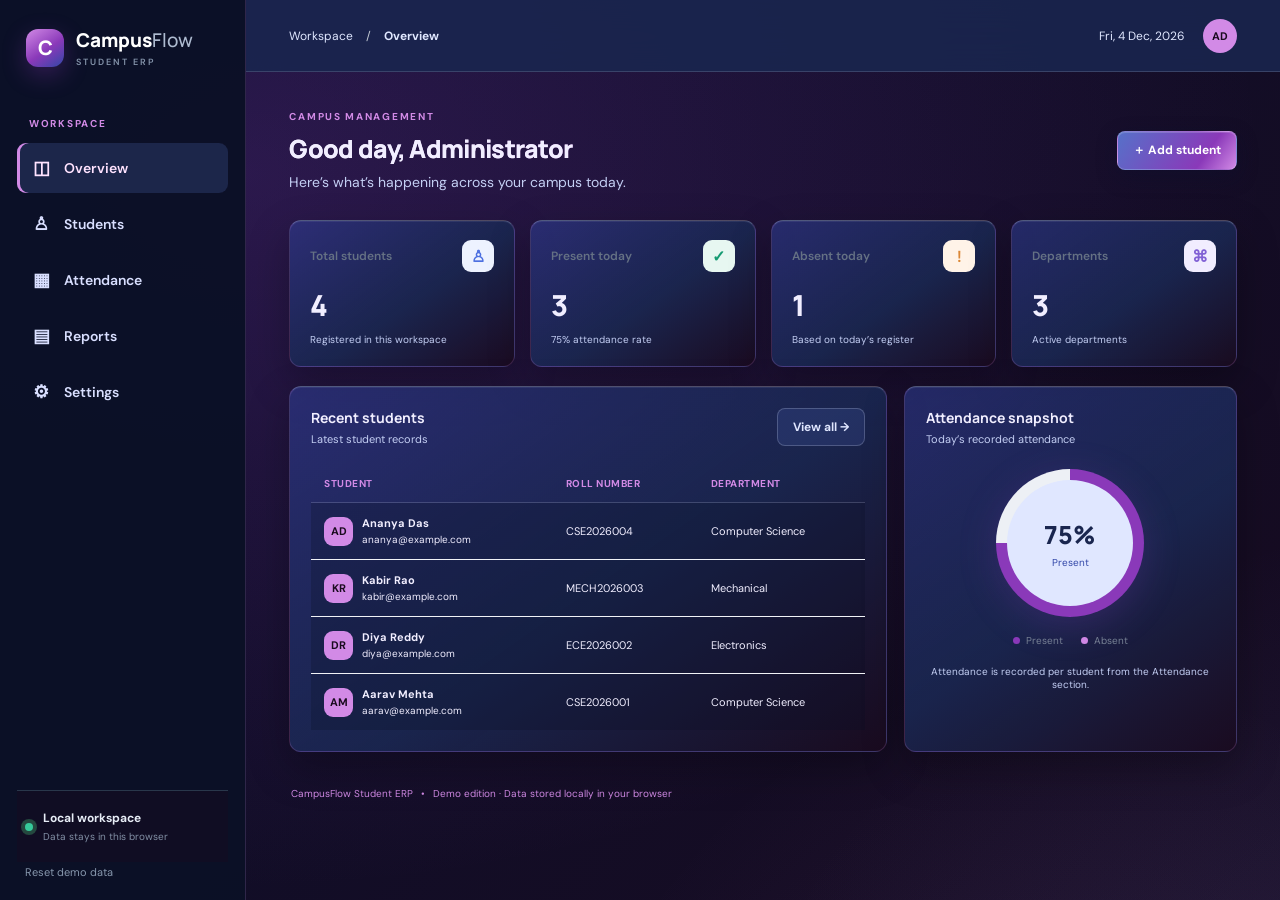
<file: index.html>
<!doctype html>
<html lang="en"><head>
<meta charset="UTF-8"><meta name="viewport" content="width=device-width,initial-scale=1">
<meta name="theme-color" content="#0B0F2D"><title>CampusFlow — Student ERP</title>
<link rel="preconnect" href="https://fonts.googleapis.com"><link rel="preconnect" href="https://fonts.gstatic.com" crossorigin>
<link href="https://fonts.googleapis.com/css2?family=DM+Sans:wght@400;500;600;700&family=Manrope:wght@500;600;700;800&display=swap" rel="stylesheet">
<link rel="stylesheet" href="styles.css"></head><body>
<div class="app-shell">
<aside class="sidebar" id="sidebar"><a class="brand" href="#"><span class="brand-mark">C</span><span>Campus<span class="brand-light">Flow</span><small>STUDENT ERP</small></span></a>
<div class="nav-label">WORKSPACE</div><nav>
<button class="nav-link active" data-view="overview"><span>◫</span> Overview</button>
<button class="nav-link" data-view="students"><span>♙</span> Students</button>
<button class="nav-link" data-view="attendance"><span>▦</span> Attendance</button>
<button class="nav-link" data-view="reports"><span>▤</span> Reports</button><button class="nav-link" data-view="settings"><span>⚙</span> Settings</button></nav>
<div class="sidebar-bottom"><div class="secure-note"><span class="status-dot"></span><div><b>Local workspace</b><small>Data stays in this browser</small></div></div><button id="clearData" class="text-button">Reset demo data</button></div></aside>
<main class="main-area"><header class="topbar"><button class="menu-button" id="menuButton" aria-label="Toggle menu">☰</button><div class="breadcrumb">Workspace <span>/</span> <b id="pageName">Overview</b></div><div class="top-actions"><span class="today" id="today"></span><div class="avatar">AD</div></div></header>
<section class="page"><div class="page-heading"><div><p class="eyebrow">CAMPUS MANAGEMENT</p><h1 id="heading">Good day, Administrator</h1><p class="muted" id="subheading">Here’s what’s happening across your campus today.</p></div><button class="primary-button" id="addStudentTop">＋ Add student</button></div>
<section id="view-overview" class="view"><div class="stat-grid">
<article class="stat-card"><div class="stat-top"><span>Total students</span><span class="stat-icon blue">♙</span></div><strong id="totalStudents">0</strong><small>Registered in this workspace</small></article>
<article class="stat-card"><div class="stat-top"><span>Present today</span><span class="stat-icon green">✓</span></div><strong id="presentToday">0</strong><small id="presentRate">0% attendance rate</small></article>
<article class="stat-card"><div class="stat-top"><span>Absent today</span><span class="stat-icon orange">!</span></div><strong id="absentToday">0</strong><small>Based on today’s register</small></article>
<article class="stat-card"><div class="stat-top"><span>Departments</span><span class="stat-icon violet">⌘</span></div><strong id="departmentCount">0</strong><small>Active departments</small></article></div>
<div class="content-grid"><article class="panel"><div class="panel-heading"><div><h2>Recent students</h2><p>Latest student records</p></div><button class="quiet-button" data-goto="students">View all →</button></div><div id="recentStudents" class="table-wrap"></div></article>
<article class="panel"><div class="panel-heading"><div><h2>Attendance snapshot</h2><p>Today’s recorded attendance</p></div></div><div class="attendance-ring" id="attendanceRing"><div><strong id="ringValue">0%</strong><small>Present</small></div></div><div class="legend"><span><i class="legend-dot green-bg"></i>Present</span><span><i class="legend-dot orange-bg"></i>Absent</span></div><p class="helper">Attendance is recorded per student from the Attendance section.</p></article></div></section>
<section id="view-students" class="view hidden"><div class="toolbar"><div class="search-box"><span>⌕</span><input id="studentSearch" placeholder="Search name, roll number or email…" aria-label="Search students"></div><select id="departmentFilter"><option value="">All departments</option></select><button class="secondary-button" id="exportStudents">↓ Export CSV</button><button class="primary-button" id="addStudent">＋ Add student</button></div><article class="panel"><div class="panel-heading"><div><h2>Student directory</h2><p id="studentCountLabel">0 records</p></div></div><div id="studentsTable" class="table-wrap"></div></article></section>
<section id="view-attendance" class="view hidden"><div class="toolbar"><div><label class="field-label" for="attendanceDate">Register date</label><input type="date" id="attendanceDate"></div><div class="search-box"><span>⌕</span><input id="attendanceSearch" placeholder="Find a student…" aria-label="Search attendance"></div><button class="secondary-button" id="markAllPresent">Mark all present</button><button class="primary-button" id="saveAttendance">Save register</button></div><article class="panel"><div class="panel-heading"><div><h2>Daily attendance</h2><p>Choose each student’s status, then save the register.</p></div><span class="pill" id="attendanceSummary">0 marked</span></div><div id="attendanceTable" class="table-wrap"></div></article></section>
<section id="view-reports" class="view hidden"><div class="toolbar"><div><label class="field-label" for="reportMonth">Report month</label><input type="month" id="reportMonth"></div><button class="secondary-button" id="exportAttendance">↓ Export attendance CSV</button></div><div class="stat-grid report-stats"><article class="stat-card"><span>Attendance records</span><strong id="reportRecords">0</strong></article><article class="stat-card"><span>Present</span><strong id="reportPresent">0</strong></article><article class="stat-card"><span>Absent</span><strong id="reportAbsent">0</strong></article><article class="stat-card"><span>Attendance rate</span><strong id="reportRate">0%</strong></article></div><article class="panel"><div class="panel-heading"><div><h2>Student-wise attendance</h2><p>Monthly attendance based on days marked present or absent</p></div></div><div id="studentAttendanceReport" class="table-wrap"></div></article><article class="panel"><div class="panel-heading"><div><h2>Department overview</h2><p>Student count by department</p></div></div><div id="departmentReport" class="department-list"></div></article></section>
<section id="view-settings" class="view hidden"><div class="settings-grid"><article class="panel settings-panel"><div class="panel-heading"><div><h2>Data management</h2><p>Back up or restore this browser workspace.</p></div></div><p class="settings-copy">Create a JSON backup containing student records and attendance, or restore a previous CampusFlow backup.</p><div class="settings-actions"><button class="primary-button" id="backupData">↓ Download backup</button><button class="secondary-button" id="restoreDataButton">↑ Restore backup</button><input id="restoreDataFile" type="file" accept="application/json,.json" hidden></div></article><article class="panel settings-panel"><div class="panel-heading"><div><h2>Storage and privacy</h2><p>Understand where your project data lives.</p></div></div><ul class="settings-list"><li>Records are stored in this browser using localStorage.</li><li>Data is not synced between devices or shared with other users.</li><li>Do not enter real or sensitive student information in this demo.</li><li>Use a backup before clearing browser data or changing devices.</li></ul><div class="settings-note"><b>Local demo workspace</b><span>No server, cloud database, or secure login is configured.</span></div></article><article class="panel settings-panel"><div class="panel-heading"><div><h2>Reset workspace</h2><p>Clear the current browser demo records.</p></div></div><p class="settings-copy">This permanently removes student records and attendance saved in this browser. Download a backup first if you may need this data.</p><button class="danger-button" id="settingsReset">Reset all local data</button></article></div></section><footer>CampusFlow Student ERP <span>•</span> Demo edition · Data stored locally in your browser</footer></section></main></div>
<dialog id="studentDialog"><form id="studentForm" method="dialog"><div class="dialog-heading"><div><p class="eyebrow">STUDENT RECORD</p><h2 id="dialogTitle">Add student</h2></div><button type="button" class="icon-button" id="closeDialog" aria-label="Close">×</button></div><input type="hidden" id="studentId"><div class="form-grid">
<label>Full name<input id="studentName" required maxlength="80" placeholder="e.g. Aarya Sharma"></label><label>Roll number<input id="studentRoll" required maxlength="30" placeholder="e.g. CSE2026001"></label><label>Email address<input id="studentEmail" type="email" maxlength="120" placeholder="student@example.com"></label><label>Department<input id="studentDepartment" required maxlength="60" placeholder="e.g. Computer Science"></label><label>Year<select id="studentYear"><option>1st Year</option><option>2nd Year</option><option>3rd Year</option><option>4th Year</option></select></label><label>Phone<input id="studentPhone" type="tel" maxlength="20" placeholder="+91 98765 43210"></label></div><p class="form-error" id="formError" role="alert"></p><div class="dialog-actions"><button type="button" class="secondary-button" id="cancelDialog">Cancel</button><button class="primary-button" type="submit">Save student</button></div></form></dialog><dialog id="profileDialog"><div class="dialog-heading"><div><p class="eyebrow">STUDENT OVERVIEW</p><h2 id="profileName">Student profile</h2></div><button type="button" class="icon-button" id="closeProfile" aria-label="Close">×</button></div><div id="profileContent" class="profile-content"></div><div class="dialog-actions"><button type="button" class="secondary-button" id="closeProfileBottom">Close</button><button type="button" class="primary-button" id="editFromProfile">Edit student</button></div></dialog><div class="toast" id="toast" role="status"></div><script src="app.js"></script></body></html>
</file>
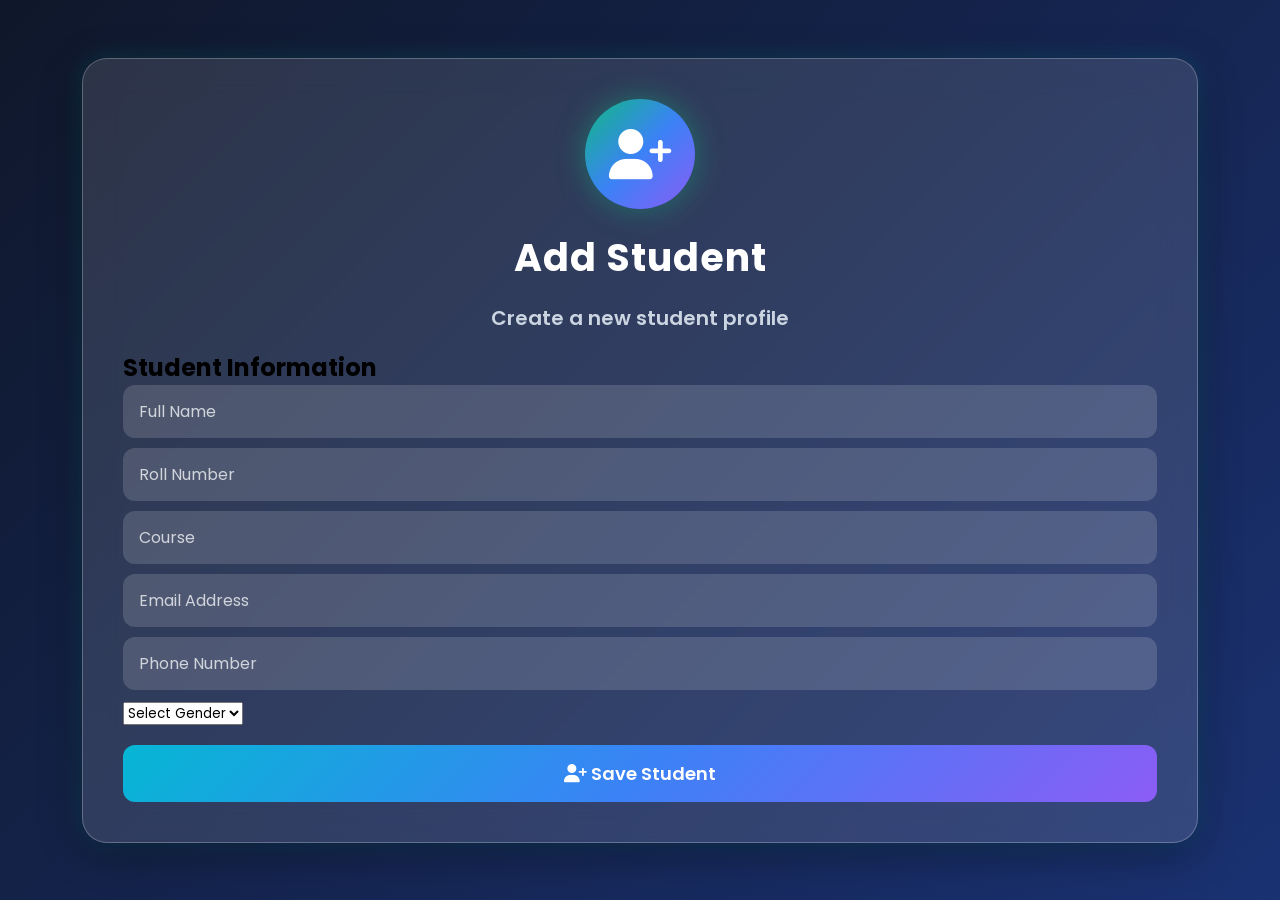
<file: add_student.html>
<!DOCTYPE html>
<html lang="en">

<head>

<meta charset="UTF-8">
<meta name="viewport" content="width=device-width, initial-scale=1.0">

<title>Add Student</title>

<link rel="stylesheet" href="css/style.css">

<link rel="stylesheet"
href="https://cdnjs.cloudflare.com/ajax/libs/font-awesome/6.6.0/css/all.min.css">

</head>

<body>

<div class="container">

<div class="form-card">

<div class="student-icon">
<i class="fa-solid fa-user-plus"></i>
</div>

<h1>Add Student</h1>

<p class="subtitle">
Create a new student profile
</p>

<div class="profile-form">

<h2>Student Information</h2>

<input
type="text"
id="name"
placeholder="Full Name">

<input
type="text"
id="roll"
placeholder="Roll Number">

<input
type="text"
id="course"
placeholder="Course">

<input
type="email"
id="email"
placeholder="Email Address">

<input
type="tel"
id="phone"
placeholder="Phone Number">

<select id="gender">

<option value="">Select Gender</option>

<option>Male</option>

<option>Female</option>

<option>Other</option>

</select>

<button onclick="addStudent()">

<i class="fa-solid fa-user-plus"></i>

Save Student

</button>

</div>

</div>

</div>

<script src="script.js"></script>

</body>
</html>
</file>
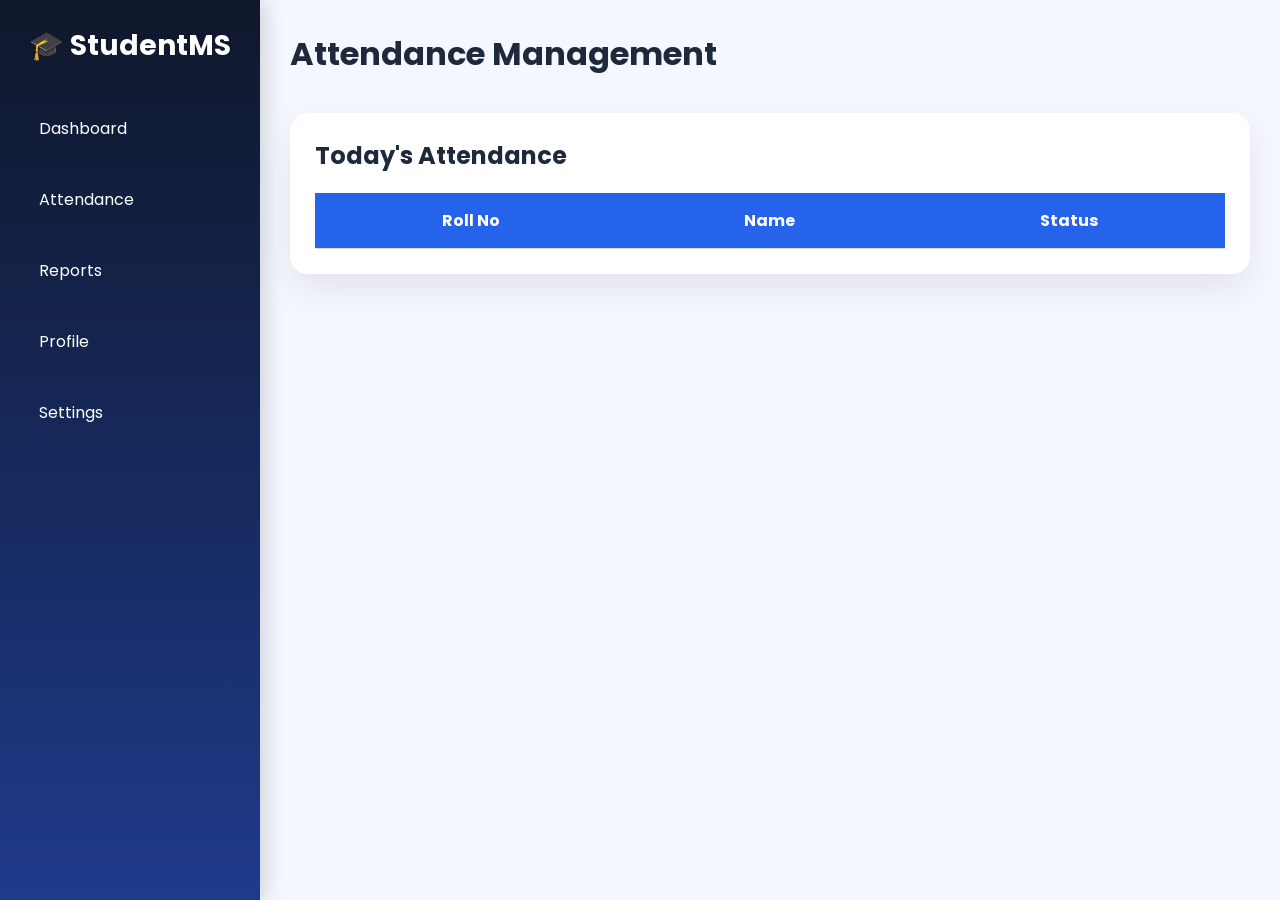
<file: attendance.html>
<!DOCTYPE html>
<html lang="en">

<head>

<meta charset="UTF-8">

<meta name="viewport" content="width=device-width, initial-scale=1.0">

<title>Attendance</title>

<link rel="stylesheet" href="css/dashboard.css">

<link rel="stylesheet"
href="https://cdnjs.cloudflare.com/ajax/libs/font-awesome/6.6.0/css/all.min.css">

</head>

<body>

<div class="sidebar">

<h2>🎓 StudentMS</h2>

<ul>

<li><a href="dashboard.html">Dashboard</a></li>

<li><a href="attendance.html">Attendance</a></li>

<li><a href="reports.html">Reports</a></li>

<li><a href="profile.html">Profile</a></li>

<li><a href="settings.html">Settings</a></li>

</ul>

</div>

<div class="main">

<header>

<h1>Attendance Management</h1>

</header>

<div class="recent">

<h2>Today's Attendance</h2>

<table id="attendanceTable">

<thead>

<tr>

<th>Roll No</th>

<th>Name</th>

<th>Status</th>

</tr>

</thead>

<tbody>

</tbody>

</table>

</div>

</div>

<script src="js/attendance.js"></script>

</body>

</html>
</file>
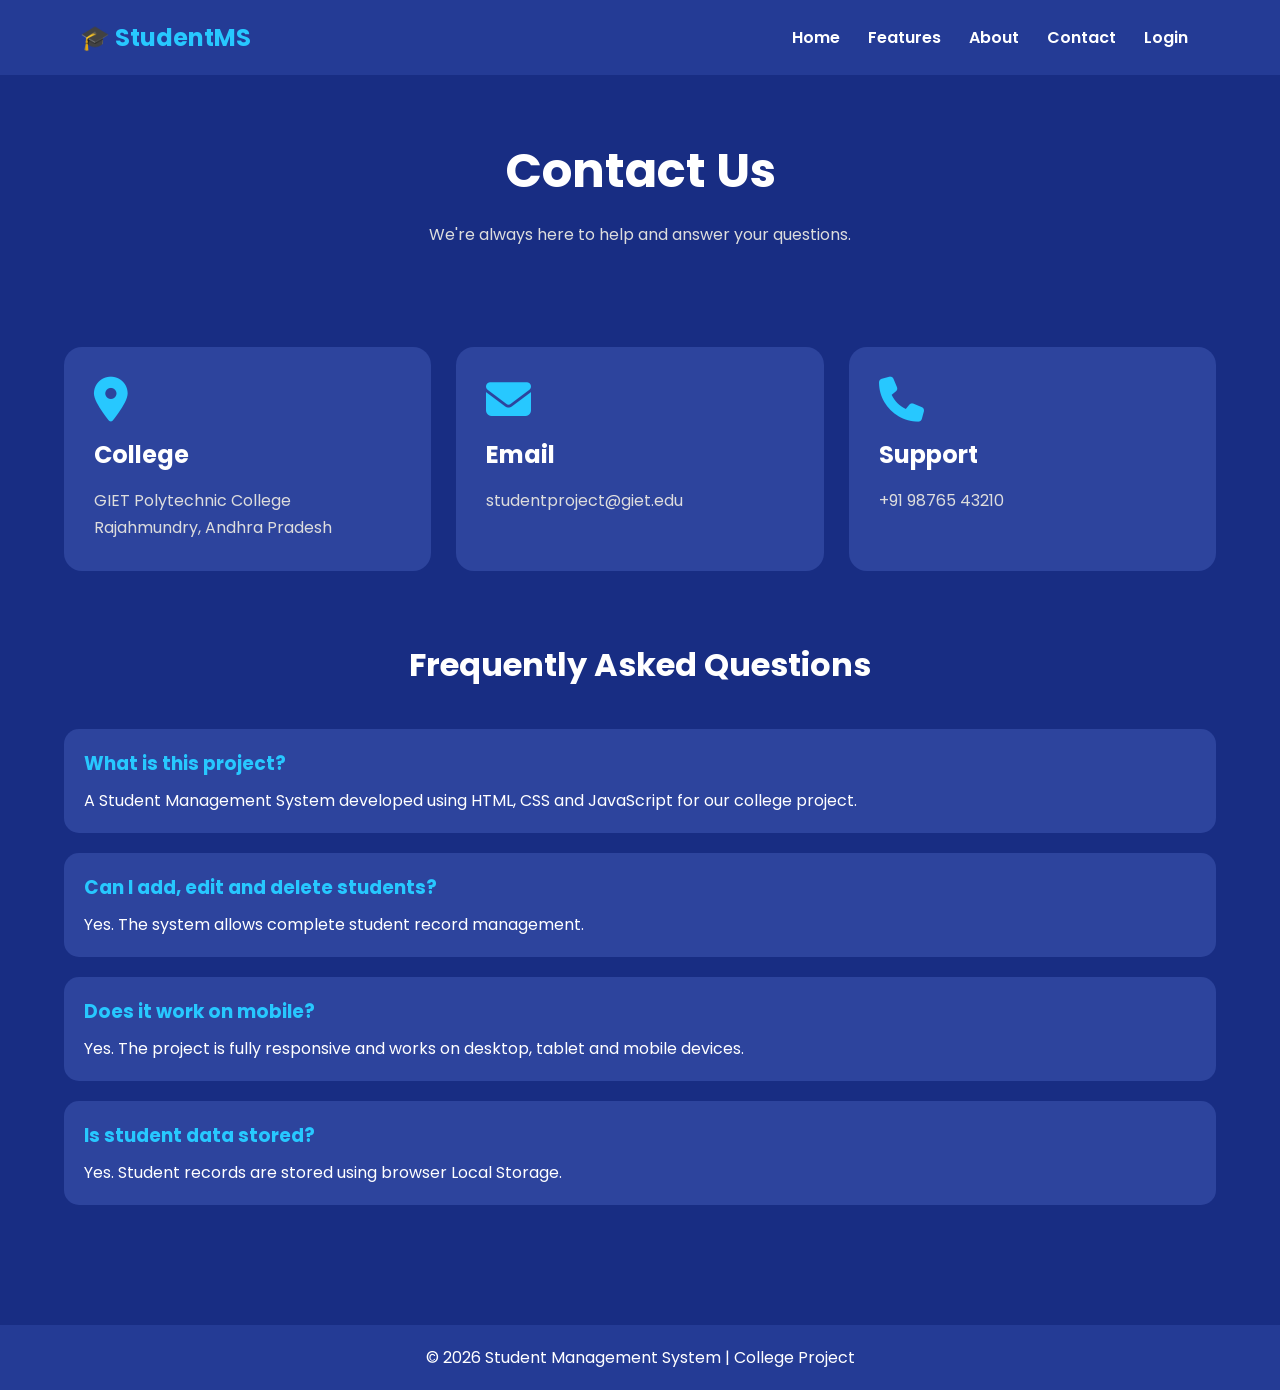
<file: contact.html>
<!DOCTYPE html>
<html lang="en">

<head>

<meta charset="UTF-8">
<meta name="viewport" content="width=device-width, initial-scale=1.0">

<title>Contact | Student Management System</title>

<link rel="preconnect" href="https://fonts.googleapis.com">

<link rel="preconnect" href="https://fonts.gstatic.com" crossorigin>

<link href="https://fonts.googleapis.com/css2?family=Poppins:wght@300;400;500;600;700;800&display=swap" rel="stylesheet">

<link rel="stylesheet"
href="https://cdnjs.cloudflare.com/ajax/libs/font-awesome/6.6.0/css/all.min.css">

<style>

*{
margin:0;
padding:0;
box-sizing:border-box;
font-family:'Poppins',sans-serif;
}

body{
background:#182d83;
color:white;
}

nav{
display:flex;
justify-content:space-between;
align-items:center;
padding:20px 80px;
background:#243b95;
}

nav h2{
color:#27c8ff;
}

nav a{
color:white;
text-decoration:none;
margin:0 12px;
font-weight:600;
}

.hero{
text-align:center;
padding:60px 20px;
}

.hero h1{
font-size:48px;
margin-bottom:15px;
}

.hero p{
color:#ddd;
}

.container{
width:90%;
max-width:1200px;
margin:auto;
padding:40px 0;
}

.grid{
display:grid;
grid-template-columns:repeat(auto-fit,minmax(320px,1fr));
gap:25px;
}

.card{
background:#2d449d;
padding:30px;
border-radius:18px;
transition:.4s;
}

.card:hover{
transform:translateY(-10px);
box-shadow:0 15px 35px rgba(0,0,0,.4);
}

.card i{
font-size:45px;
color:#27c8ff;
margin-bottom:15px;
}

.card h2{
margin-bottom:15px;
}

.card p{
color:#ddd;
line-height:1.7;
}

.faq{
margin-top:70px;
}

.faq-item{
background:#2d449d;
padding:20px;
margin-bottom:20px;
border-radius:15px;
}

.faq-item h3{
margin-bottom:10px;
color:#27c8ff;
}

footer{
margin-top:60px;
background:#243b95;
text-align:center;
padding:20px;
}

</style>

</head>

<body>

<nav>

<h2>🎓 StudentMS</h2>

<div>

<a href="index.html">Home</a>

<a href="features.html">Features</a>

<a href="about.html">About</a>

<a href="contact.html">Contact</a>

<a href="login.html">Login</a>

</div>

</nav>

<section class="hero">

<h1>Contact Us</h1>

<p>We're always here to help and answer your questions.</p>

</section>

<div class="container">

<div class="grid">

<div class="card">

<i class="fa-solid fa-location-dot"></i>

<h2>College</h2>

<p>GIET Polytechnic College<br>Rajahmundry, Andhra Pradesh</p>

</div>

<div class="card">

<i class="fa-solid fa-envelope"></i>

<h2>Email</h2>

<p>studentproject@giet.edu</p>

</div>

<div class="card">

<i class="fa-solid fa-phone"></i>

<h2>Support</h2>

<p>+91 98765 43210</p>

</div>

</div>

<div class="faq">

<h1 style="text-align:center;margin-bottom:40px;">Frequently Asked Questions</h1>

<div class="faq-item">

<h3>What is this project?</h3>

<p>A Student Management System developed using HTML, CSS and JavaScript for our college project.</p>

</div>

<div class="faq-item">

<h3>Can I add, edit and delete students?</h3>

<p>Yes. The system allows complete student record management.</p>

</div>

<div class="faq-item">

<h3>Does it work on mobile?</h3>

<p>Yes. The project is fully responsive and works on desktop, tablet and mobile devices.</p>

</div>

<div class="faq-item">

<h3>Is student data stored?</h3>

<p>Yes. Student records are stored using browser Local Storage.</p>

</div>

</div>

</div>

<footer>

© 2026 Student Management System | College Project

</footer>

</body>

</html>
</file>
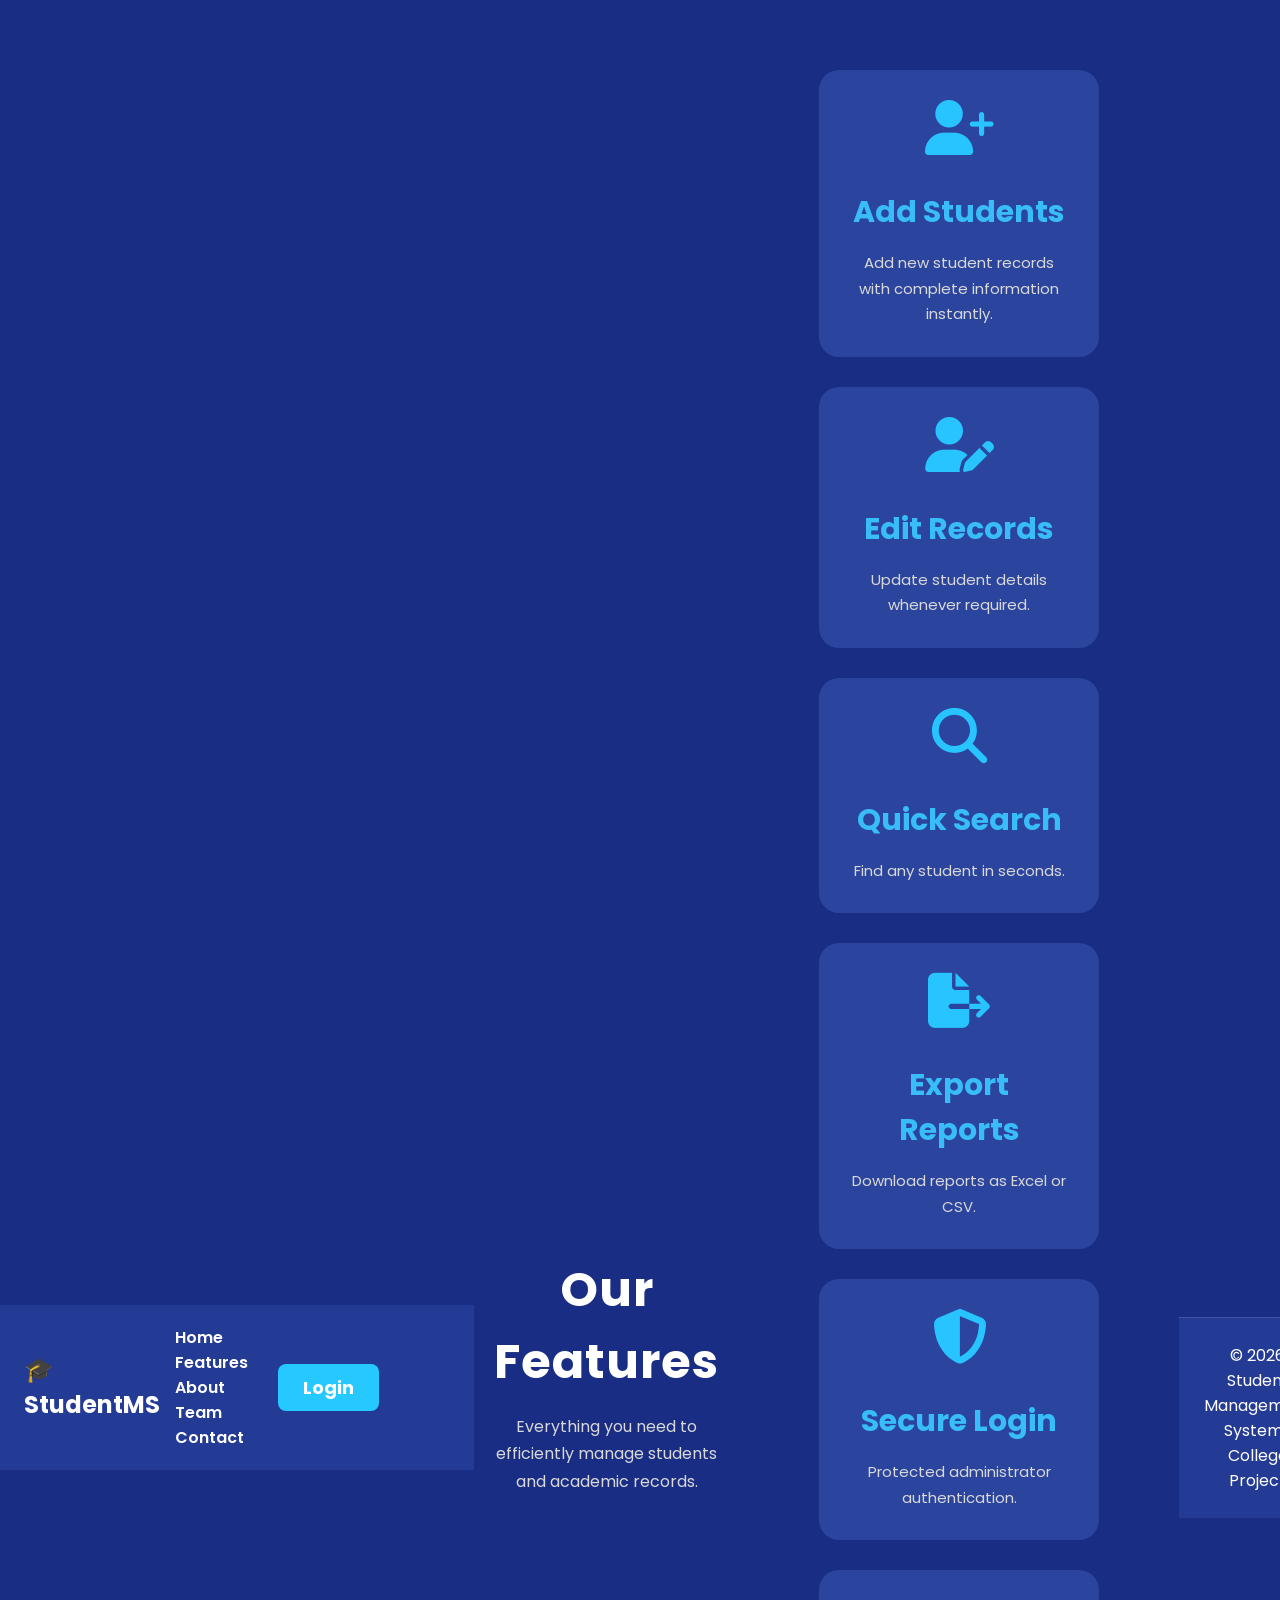
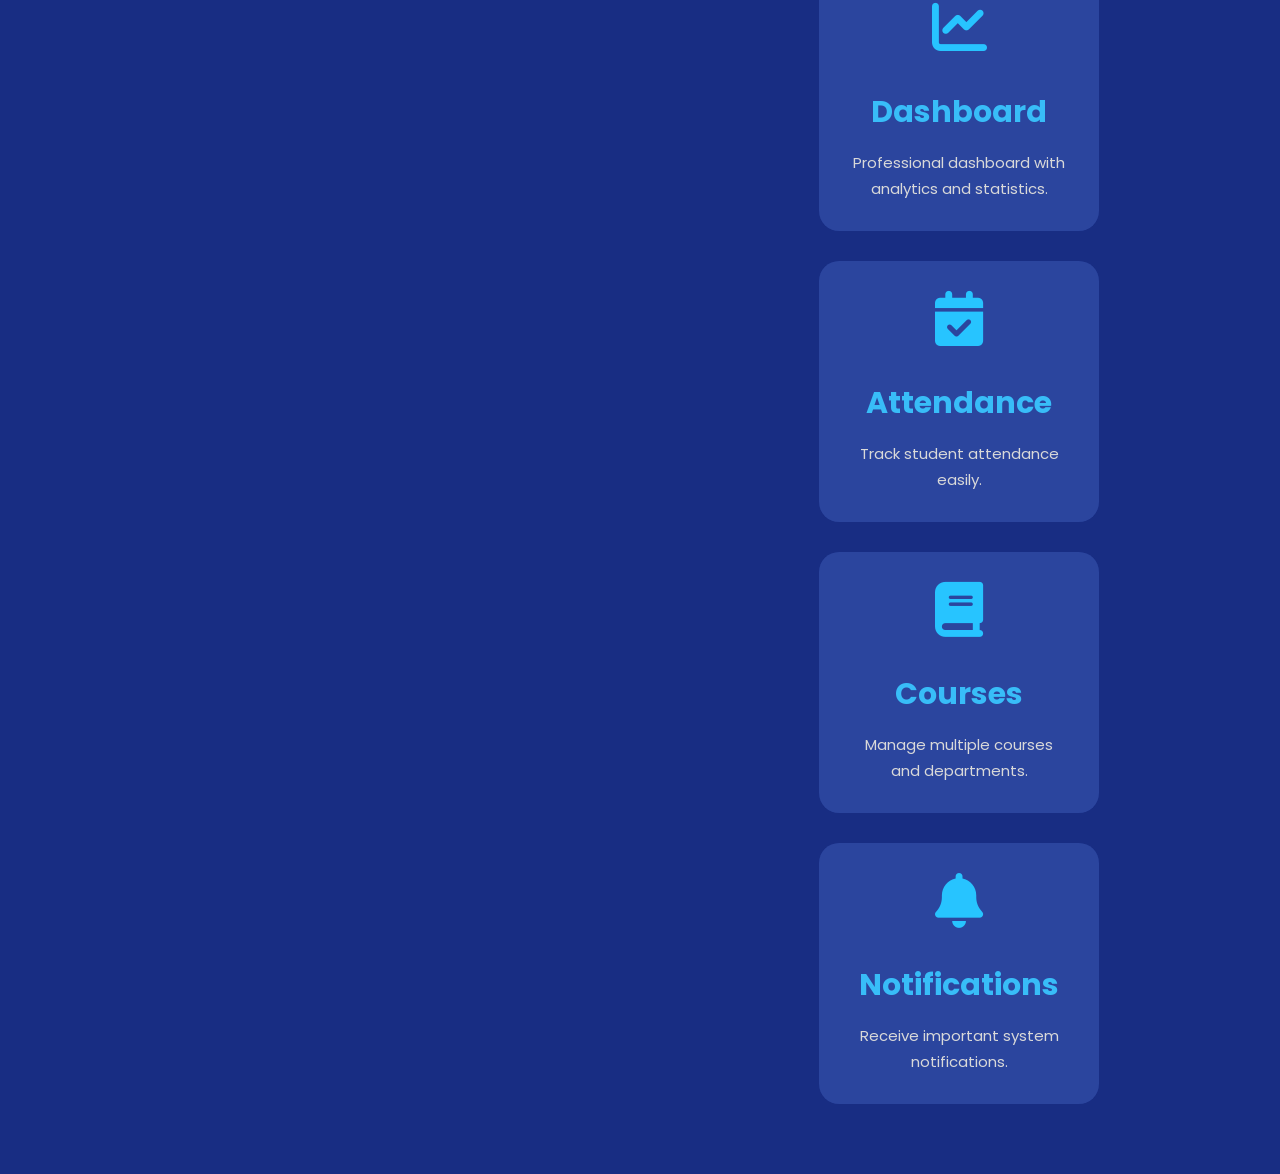
<file: features.html>
<!DOCTYPE html>
<html lang="en">

<head>
<meta charset="UTF-8">
<meta name="viewport" content="width=device-width, initial-scale=1.0">

<title>Features | Student Management System</title>

<link rel="stylesheet" href="css/style.css">
<link rel="stylesheet" href="css/animations.css">
<link rel="stylesheet" href="css/responsive.css">

<link rel="preconnect" href="https://fonts.googleapis.com">
<link rel="preconnect" href="https://fonts.gstatic.com" crossorigin>

<link href="https://fonts.googleapis.com/css2?family=Poppins:wght@300;400;500;600;700;800&display=swap" rel="stylesheet">

<link rel="stylesheet"
href="https://cdnjs.cloudflare.com/ajax/libs/font-awesome/6.6.0/css/all.min.css">

<style>

body{
font-family:Poppins,sans-serif;
background:#182d83;
color:white;
margin:0;
}

nav{
display:flex;
justify-content:space-between;
align-items:center;
padding:20px 80px;
background:#243b95;
position:sticky;
top:0;
}

nav a{
color:white;
text-decoration:none;
margin:0 15px;
font-weight:600;
}

.title{
text-align:center;
padding:70px 20px;
}

.title h1{
font-size:48px;
}

.title p{
color:#d9d9d9;
}

.grid{
display:grid;
grid-template-columns:repeat(auto-fit,minmax(280px,1fr));
gap:30px;
padding:50px 80px;
}

.card{
background:#2b459e;
padding:30px;
border-radius:20px;
transition:.4s;
text-align:center;
}

.card:hover{
transform:translateY(-10px);
box-shadow:0 15px 40px rgba(0,0,0,.4);
}

.card i{
font-size:55px;
color:#27c4ff;
margin-bottom:20px;
}

.card h2{
margin:15px 0;
}

.card p{
color:#d9d9d9;
}

footer{
text-align:center;
padding:25px;
background:#243b95;
margin-top:60px;
}

</style>

</head>

<body>

<nav>

<h2>🎓 StudentMS</h2>

<div>

<a href="index.html">Home</a>
<a href="features.html">Features</a>
<a href="about.html">About</a>
<a href="team.html">Team</a>
<a href="contact.html">Contact</a>

</div>

<a href="login.html">
<button style="padding:10px 25px;border:none;border-radius:8px;background:#25c8ff;color:white;font-weight:bold;cursor:pointer;">
Login
</button>
</a>

</nav>

<section class="title">

<h1>Our Features</h1>

<p>Everything you need to efficiently manage students and academic records.</p>

</section>

<section class="grid">

<div class="card">
<i class="fa-solid fa-user-plus"></i>
<h2>Add Students</h2>
<p>Add new student records with complete information instantly.</p>
</div>

<div class="card">
<i class="fa-solid fa-user-pen"></i>
<h2>Edit Records</h2>
<p>Update student details whenever required.</p>
</div>

<div class="card">
<i class="fa-solid fa-magnifying-glass"></i>
<h2>Quick Search</h2>
<p>Find any student in seconds.</p>
</div>

<div class="card">
<i class="fa-solid fa-file-export"></i>
<h2>Export Reports</h2>
<p>Download reports as Excel or CSV.</p>
</div>

<div class="card">
<i class="fa-solid fa-shield-halved"></i>
<h2>Secure Login</h2>
<p>Protected administrator authentication.</p>
</div>

<div class="card">
<i class="fa-solid fa-chart-line"></i>
<h2>Dashboard</h2>
<p>Professional dashboard with analytics and statistics.</p>
</div>

<div class="card">
<i class="fa-solid fa-calendar-check"></i>
<h2>Attendance</h2>
<p>Track student attendance easily.</p>
</div>

<div class="card">
<i class="fa-solid fa-book"></i>
<h2>Courses</h2>
<p>Manage multiple courses and departments.</p>
</div>

<div class="card">
<i class="fa-solid fa-bell"></i>
<h2>Notifications</h2>
<p>Receive important system notifications.</p>
</div>

</section>

<footer>

© 2026 Student Management System | College Project

</footer>

</body>

</html>
</file>
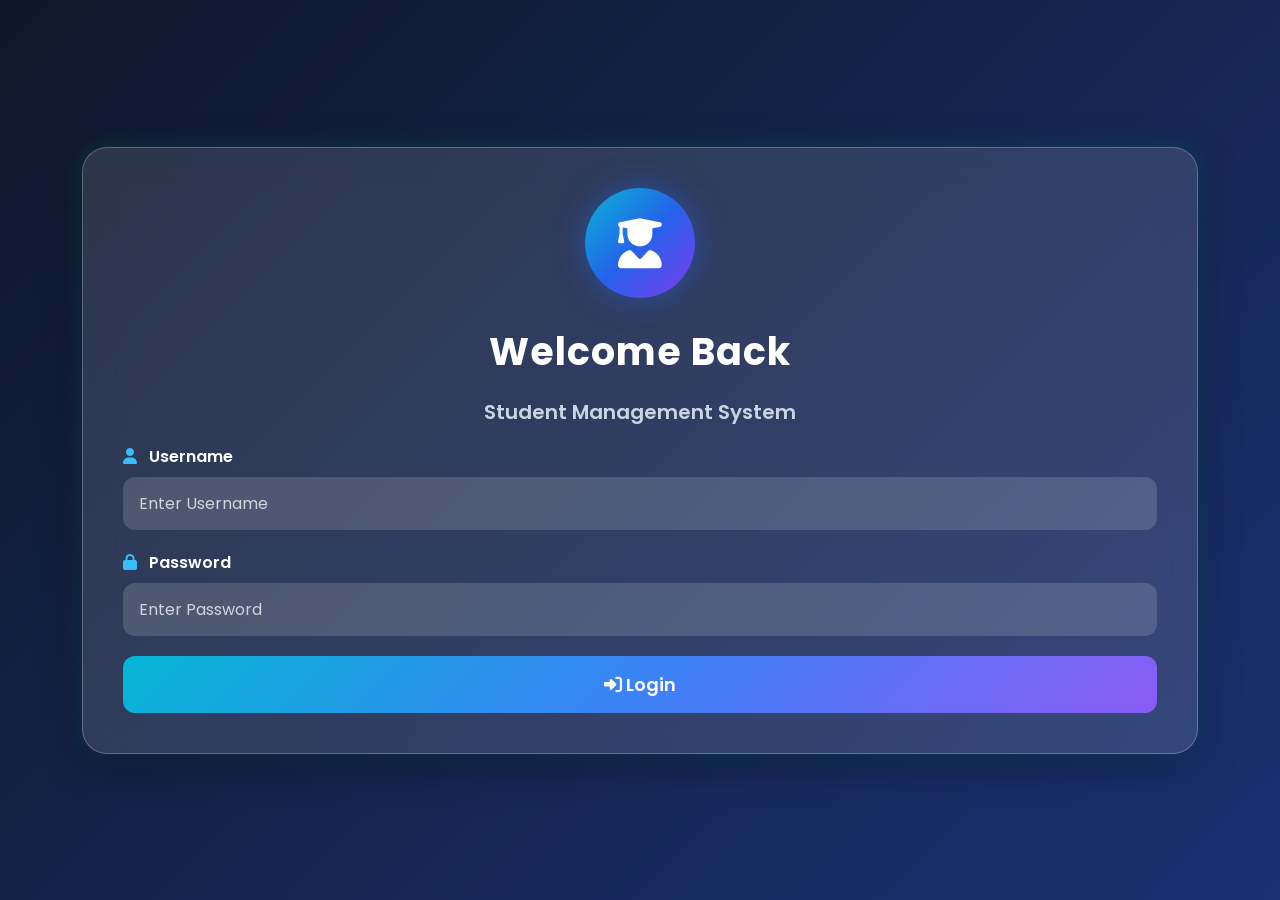
<file: login.html>
<!DOCTYPE html>
<html lang="en">

<head>

<meta charset="UTF-8">
<meta name="viewport" content="width=device-width, initial-scale=1.0">

<title>Student Management System</title>

<link rel="stylesheet" href="css/style.css">

<link rel="stylesheet"
href="https://cdnjs.cloudflare.com/ajax/libs/font-awesome/6.6.0/css/all.min.css">

</head>

<body>

<div class="container">

    <div class="login-logo">
        <i class="fa-solid fa-user-graduate"></i>
    </div>

    <h1>Welcome Back</h1>

    <p class="subtitle">
        Student Management System
    </p>

    <form onsubmit="return false;">

        <label>
            <i class="fa-solid fa-user"></i>
            Username
        </label>

        <input
        type="text"
        id="username"
        placeholder="Enter Username">

        <label>
            <i class="fa-solid fa-lock"></i>
            Password
        </label>

        <input
        type="password"
        id="password"
        placeholder="Enter Password">

        <button
        type="button"
        onclick="Auth.login()">

        <i class="fa-solid fa-right-to-bracket"></i>

        Login

        </button>
    </form>
</div>

<script src="js/auth.js"></script>
<script src="js/script.js"></script>

</body>

</html>
</file>
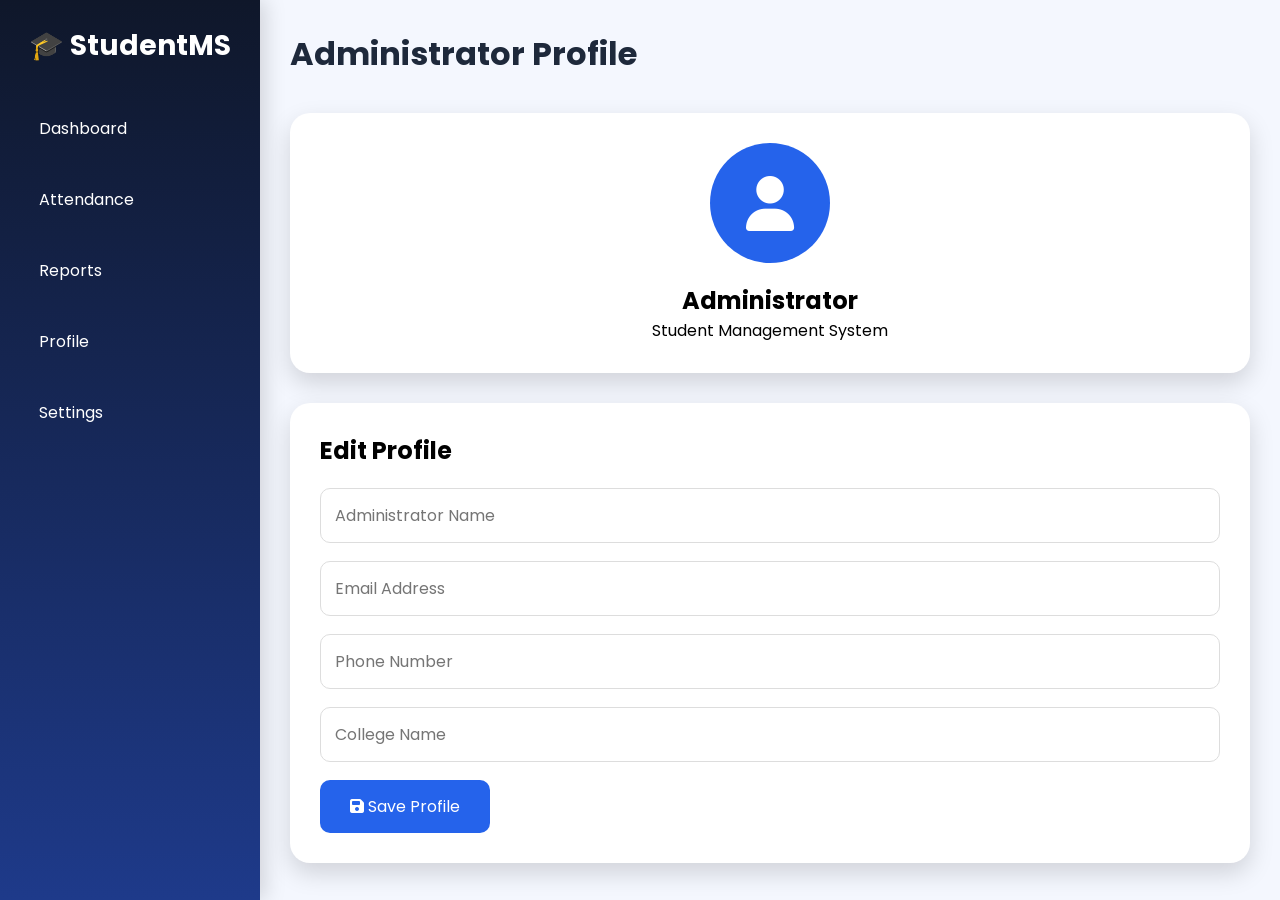
<file: profile.html>
<!DOCTYPE html>
<html lang="en">

<head>

<meta charset="UTF-8">

<meta name="viewport"
content="width=device-width, initial-scale=1.0">

<title>Admin Profile</title>

<link rel="stylesheet" href="css/dashboard.css">

<link rel="stylesheet"
href="https://cdnjs.cloudflare.com/ajax/libs/font-awesome/6.6.0/css/all.min.css">

</head>

<body>

<div class="sidebar">

<h2>🎓 StudentMS</h2>

<ul>

<li><a href="dashboard.html">Dashboard</a></li>

<li><a href="attendance.html">Attendance</a></li>

<li><a href="reports.html">Reports</a></li>

<li><a href="profile.html">Profile</a></li>

<li><a href="settings.html">Settings</a></li>

</ul>

</div>

<div class="main">

<header>

<h1>Administrator Profile</h1>

</header>

<div class="profile-card">

<div class="profile-image">

<i class="fa-solid fa-user"></i>

</div>

<h2>Administrator</h2>

<p>Student Management System</p>

</div>

<div class="profile-form">

<h2>Edit Profile</h2>

<input
type="text"
id="adminName"
placeholder="Administrator Name">

<input
type="email"
id="adminEmail"
placeholder="Email Address">

<input
type="text"
id="adminPhone"
placeholder="Phone Number">

<input
type="text"
id="collegeName"
placeholder="College Name">

<button onclick="saveProfile()">

<i class="fa-solid fa-floppy-disk"></i>

Save Profile

</button>

</div>

</div>

<script src="js/profile.js"></script>

</body>

</html>
</file>
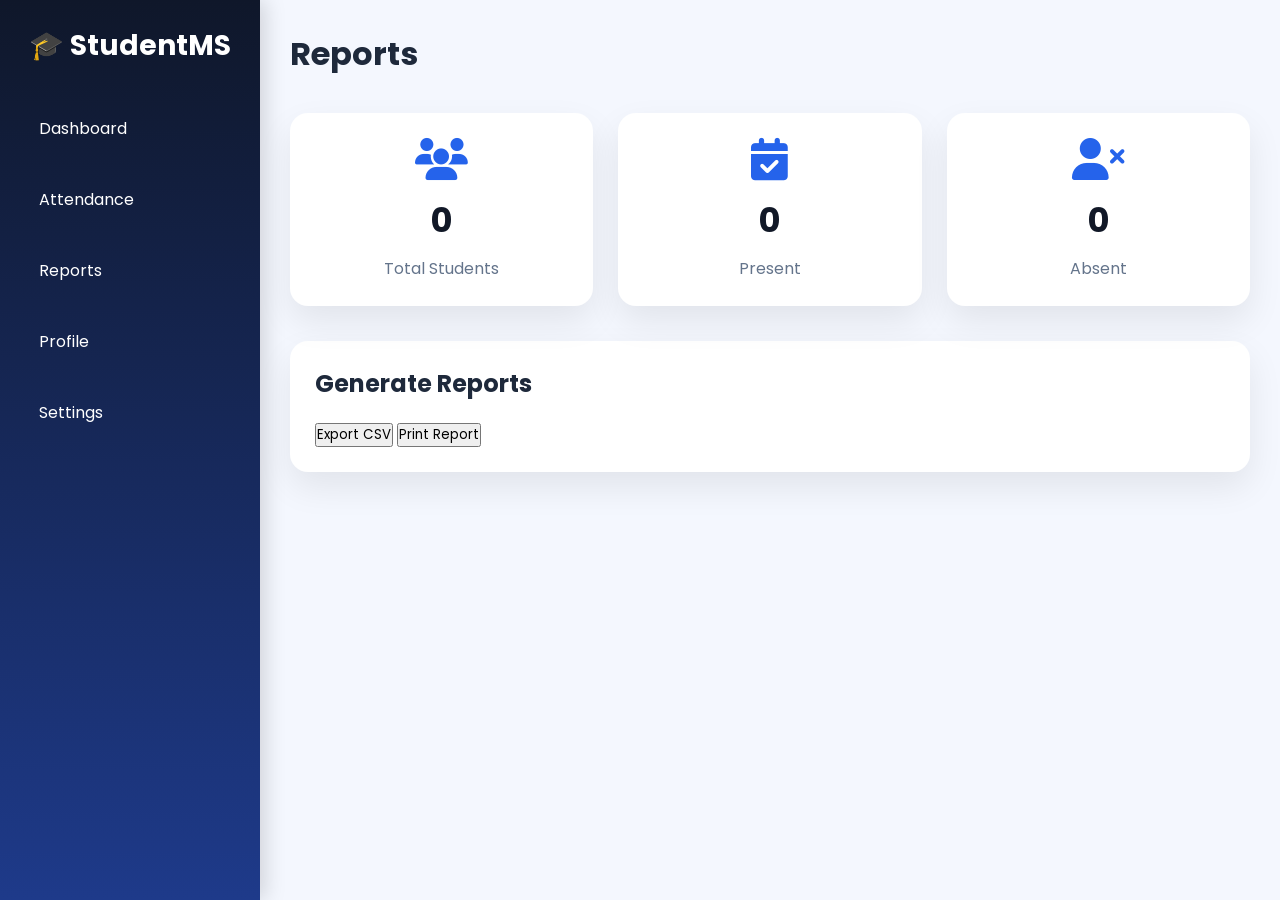
<file: reports.html>
<!DOCTYPE html>
<html lang="en">

<head>

<meta charset="UTF-8">
<meta name="viewport" content="width=device-width, initial-scale=1.0">

<title>Reports</title>

<link rel="stylesheet" href="css/dashboard.css">

<link rel="stylesheet"
href="https://cdnjs.cloudflare.com/ajax/libs/font-awesome/6.6.0/css/all.min.css">

</head>

<body>

<div class="sidebar">

<h2>🎓 StudentMS</h2>

<ul>

<li><a href="dashboard.html">Dashboard</a></li>
<li><a href="attendance.html">Attendance</a></li>
<li><a href="reports.html">Reports</a></li>
<li><a href="profile.html">Profile</a></li>
<li><a href="settings.html">Settings</a></li>

</ul>

</div>

<div class="main">

<header>

<h1>Reports</h1>

</header>

<div class="cards">

<div class="card">

<i class="fa-solid fa-users"></i>

<h2 id="studentCount">0</h2>

<p>Total Students</p>

</div>

<div class="card">

<i class="fa-solid fa-calendar-check"></i>

<h2 id="presentCount">0</h2>

<p>Present</p>

</div>

<div class="card">

<i class="fa-solid fa-user-xmark"></i>

<h2 id="absentCount">0</h2>

<p>Absent</p>

</div>

</div>

<div class="recent">

<h2>Generate Reports</h2>

<button onclick="exportCSV()">Export CSV</button>

<button onclick="printReport()">Print Report</button>

</div>

</div>

<script src="js/reports.js"></script>

</body>

</html>
</file>
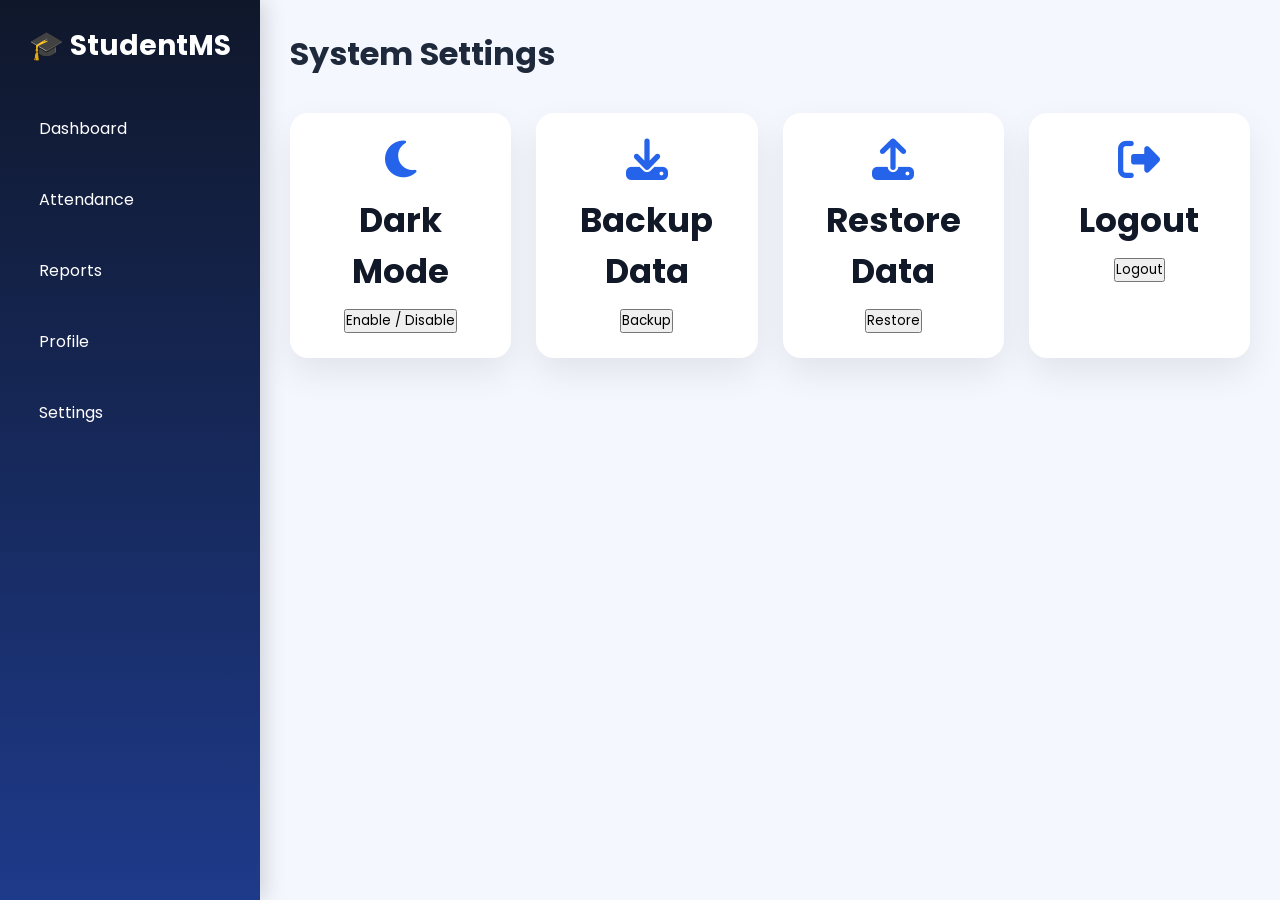
<file: settings.html>
<!DOCTYPE html>
<html lang="en">

<head>

<meta charset="UTF-8">
<meta name="viewport" content="width=device-width, initial-scale=1.0">

<title>Settings</title>

<link rel="stylesheet" href="css/dashboard.css">

<link rel="stylesheet"
href="https://cdnjs.cloudflare.com/ajax/libs/font-awesome/6.6.0/css/all.min.css">

</head>

<body>

<div class="sidebar">

<h2>🎓 StudentMS</h2>

<ul>

<li><a href="dashboard.html">Dashboard</a></li>

<li><a href="attendance.html">Attendance</a></li>

<li><a href="reports.html">Reports</a></li>

<li><a href="profile.html">Profile</a></li>

<li><a href="settings.html">Settings</a></li>

</ul>

</div>

<div class="main">

<header>

<h1>System Settings</h1>

</header>

<div class="cards">

<div class="card">

<i class="fa-solid fa-moon"></i>

<h2>Dark Mode</h2>

<button onclick="toggleDarkMode()">

Enable / Disable

</button>

</div>

<div class="card">

<i class="fa-solid fa-download"></i>

<h2>Backup Data</h2>

<button onclick="backupData()">

Backup

</button>

</div>

<div class="card">

<i class="fa-solid fa-upload"></i>

<h2>Restore Data</h2>

<button onclick="restoreData()">

Restore

</button>

</div>

<div class="card">

<i class="fa-solid fa-right-from-bracket"></i>

<h2>Logout</h2>

<button onclick="logout()">

Logout

</button>

</div>

</div>

</div>

<script src="js/settings.js"></script>

</body>

</html>
</file>
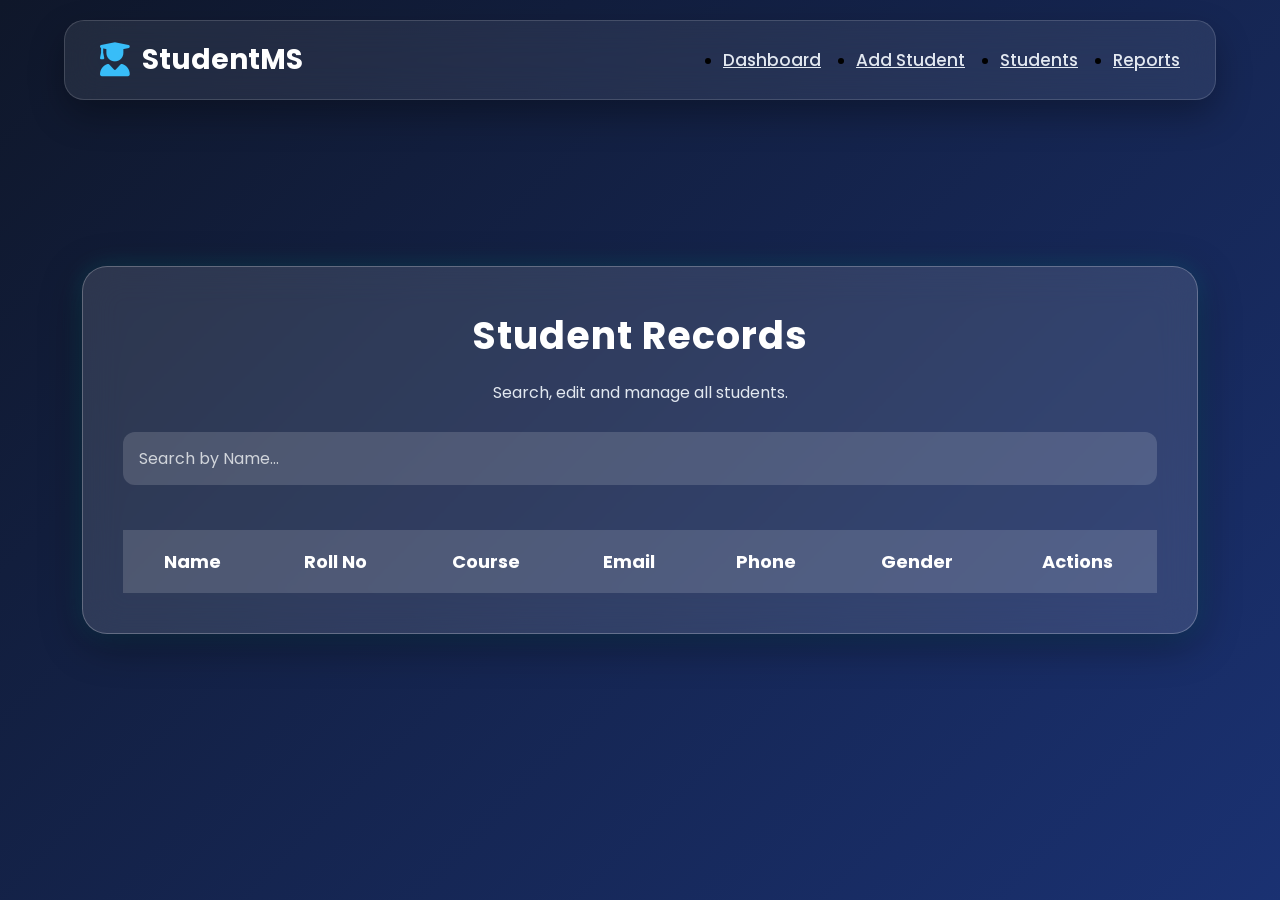
<file: view_students.html>
<!DOCTYPE html>
<html lang="en">

<head>

<meta charset="UTF-8">

<meta name="viewport" content="width=device-width, initial-scale=1.0">

<title>View Students</title>

<link rel="stylesheet" href="css/style.css">

<link rel="stylesheet"
href="https://cdnjs.cloudflare.com/ajax/libs/font-awesome/6.6.0/css/all.min.css">

</head>

<body>

<header>

<nav class="navbar">

<div class="logo">

<i class="fa-solid fa-user-graduate"></i>

<span>StudentMS</span>

</div>

<ul class="nav-links">

<li><a href="dashboard.html">Dashboard</a></li>

<li><a href="add_student.html">Add Student</a></li>

<li><a href="view_students.html" class="active">Students</a></li>

<li><a href="reports.html">Reports</a></li>

</ul>

</nav>

</header>

<div style="height:100px;"></div>

<div class="container">

<h1>Student Records</h1>

<p>Search, edit and manage all students.</p>

<input
type="text"
id="search"
placeholder="Search by Name..."
onkeyup="searchStudent()">

<br><br>

<table id="studentTable">

<thead>

<tr>

<th>Name</th>

<th>Roll No</th>

<th>Course</th>

<th>Email</th>

<th>Phone</th>

<th>Gender</th>

<th>Actions</th>

</tr>

</thead>

<tbody id="studentBody">

</tbody>

</table>

</div>

<script src="script.js"></script>

</body>

</html>
</file>
<file: styles.css>
:root{--ink:#182230;--muted:#778294;--line:#e8edf3;--canvas:#f5f7fb;--blue:#3867e8;--navy:#111c2d;--green:#159b72;--orange:#e38b37;--shadow:0 8px 28px rgba(24,34,48,.045)}*{box-sizing:border-box}body{margin:0;background:var(--canvas);color:var(--ink);font-family:"DM Sans",sans-serif;font-size:14px}button,input,select{font:inherit}button{cursor:pointer}.app-shell{min-height:100vh;display:flex}.sidebar{width:246px;background:var(--navy);color:#d9e2ef;padding:27px 17px 20px;display:flex;flex-direction:column;flex-shrink:0}.brand{display:flex;align-items:center;gap:12px;color:#fff;text-decoration:none;font:800 19px Manrope,sans-serif;margin:0 9px 49px}.brand-mark{width:38px;height:38px;border-radius:12px;background:linear-gradient(145deg,#6c91ff,#3564e8);display:grid;place-items:center;font-size:20px}.brand-light{font-weight:500;color:#aebbd0}.brand small{display:block;color:#8493aa;font:600 9px "DM Sans";letter-spacing:2px;margin-top:3px}.nav-label,.eyebrow{font-size:10px;letter-spacing:1.7px;font-weight:700;color:#8290a5}.nav-label{margin:0 12px 13px}.sidebar nav{display:grid;gap:6px}.nav-link{border:0;background:transparent;color:#aebbd0;text-align:left;padding:13px 14px;border-radius:9px;font-weight:600;display:flex;align-items:center;gap:13px}.nav-link span{font-size:18px;width:20px;text-align:center}.nav-link:hover,.nav-link.active{background:#24334a;color:#fff}.nav-link.active{box-shadow:inset 3px 0 #7192ff}.sidebar-bottom{margin-top:auto}.secure-note{border-top:1px solid #29374b;padding:19px 8px;display:flex;gap:10px;align-items:center}.secure-note b,.secure-note small{display:block}.secure-note b{font-size:12px;color:#e7edf6}.secure-note small{font-size:10px;color:#8290a5;margin-top:4px}.status-dot{width:8px;height:8px;border-radius:50%;background:#36c99a;box-shadow:0 0 0 4px #24483f}.text-button{background:none;border:0;color:#8797ad;font-size:11px;padding:0 8px}.main-area{min-width:0;flex:1}.topbar{height:72px;background:#fff;border-bottom:1px solid var(--line);display:flex;align-items:center;justify-content:space-between;padding:0 4.2%}.breadcrumb{color:#9aa4b2;font-size:12px}.breadcrumb span{padding:0 10px;color:#c4cbd4}.breadcrumb b{color:#3d4858}.top-actions{display:flex;align-items:center;gap:18px}.today{color:#8792a1;font-size:12px}.avatar{width:34px;height:34px;border-radius:50%;background:#e9efff;color:#4266cb;display:grid;place-items:center;font-weight:700;font-size:11px}.menu-button{display:none}.page{max-width:1450px;margin:auto;padding:38px 4.2% 22px}.page-heading{display:flex;align-items:center;justify-content:space-between;margin-bottom:29px}.eyebrow{color:#6884d4;margin:0 0 8px}.page-heading h1{font:800 25px Manrope;margin:0 0 7px;letter-spacing:-.7px}.muted,.panel-heading p{color:var(--muted);margin:0}.primary-button,.secondary-button,.quiet-button{border-radius:8px;padding:10px 15px;font-weight:700;font-size:12px}.primary-button{background:var(--blue);border:1px solid var(--blue);color:#fff;box-shadow:0 4px 10px #3867e825}.primary-button:hover{background:#2855d2}.secondary-button{background:#fff;border:1px solid #dfe5ed;color:#465366}.quiet-button{background:#f3f6ff;color:#4968c7;border:0}.stat-grid{display:grid;grid-template-columns:repeat(4,minmax(0,1fr));gap:15px;margin-bottom:19px}.stat-card,.panel{background:#fff;border:1px solid var(--line);border-radius:12px;box-shadow:var(--shadow)}.stat-card{padding:19px 20px}.stat-top{display:flex;align-items:center;justify-content:space-between;color:#657184;font-size:12px;font-weight:600}.stat-card>strong{display:block;font:800 29px Manrope;margin:13px 0 4px}.stat-card>small{font-size:10px;color:#99a3b1}.stat-icon{width:32px;height:32px;border-radius:9px;display:grid;place-items:center;font-size:16px}.blue{background:#edf2ff;color:#4c6fe0}.green{background:#e7f7f1;color:#159b72}.orange{background:#fff3e8;color:#db8736}.violet{background:#f1edff;color:#8161d5}.content-grid{display:grid;grid-template-columns:minmax(0,1.8fr) minmax(260px,1fr);gap:17px}.panel{padding:21px;margin-bottom:18px;min-width:0}.panel-heading{display:flex;align-items:center;justify-content:space-between;margin-bottom:19px}.panel-heading h2{font:700 14px Manrope;margin:0 0 5px}.panel-heading p{font-size:11px}.table-wrap{width:100%;overflow-x:auto}table{width:100%;border-collapse:collapse;white-space:nowrap}th{text-align:left;color:#9aa4b1;font-size:10px;letter-spacing:.5px;text-transform:uppercase;font-weight:700;padding:12px 13px;border-bottom:1px solid var(--line)}td{padding:13px;border-bottom:1px solid #f0f2f6;font-size:11px;color:#586477}tbody tr:last-child td{border-bottom:0}.student-cell{display:flex;align-items:center;gap:9px}.student-initial{width:29px;height:29px;display:grid;place-items:center;border-radius:9px;background:#edf2ff;color:#5271d3;font-weight:700}.student-cell b{display:block;color:#273447;font-size:11px}.student-cell small{display:block;color:#a0a9b6;font-size:10px;margin-top:3px}.pill{padding:5px 9px;border-radius:20px;background:#edf7f3;color:#16845f;font-size:10px;font-weight:700}.attendance-ring{width:148px;height:148px;border-radius:50%;margin:23px auto 17px;background:conic-gradient(var(--green) 0deg,#edf0f5 0deg);display:grid;place-items:center;position:relative}.attendance-ring:before{content:"";position:absolute;inset:11px;background:#fff;border-radius:50%}.attendance-ring div{position:relative;text-align:center}.attendance-ring strong{display:block;font:800 25px Manrope}.attendance-ring small{color:#9aa4b1;font-size:10px}.legend{display:flex;justify-content:center;gap:18px;color:#778294;font-size:10px}.legend-dot{display:inline-block;width:7px;height:7px;border-radius:50%;margin-right:6px}.green-bg{background:var(--green)}.orange-bg{background:var(--orange)}.helper{font-size:10px;color:#a0a9b6;text-align:center;margin:18px 0 0}.toolbar{display:flex;gap:10px;align-items:end;flex-wrap:wrap;margin-bottom:16px}.search-box{display:flex;align-items:center;gap:9px;background:#fff;border:1px solid #e2e7ef;border-radius:8px;padding:0 12px;min-width:240px;flex:1;height:38px;color:#8e9aac}.search-box input{border:0;outline:0;width:100%;font-size:11px}.toolbar select,.toolbar input[type=date],.toolbar input[type=month]{height:38px;border:1px solid #e2e7ef;border-radius:8px;background:#fff;padding:0 11px;color:#4c596a;font-size:11px}.field-label{display:block;color:#7e8999;font-size:10px;margin-bottom:5px}.row-actions{display:flex;gap:7px}.small-action{border:0;background:#f1f4fb;color:#4f68b5;border-radius:6px;padding:6px 8px;font-size:10px;font-weight:700}.small-action.danger{background:#fff0ef;color:#c35c55}.empty-state{text-align:center;padding:35px;color:#8e99a8;font-size:12px}.attendance-select{border:1px solid #e2e7ef;border-radius:7px;padding:6px 8px;background:white;font-size:10px}.report-stats .stat-card>strong{font-size:25px}.department-list{display:grid;gap:17px}.department-row{display:grid;grid-template-columns:160px 1fr 35px;align-items:center;gap:13px;font-size:11px;color:#647185}.bar-track{height:7px;background:#edf0f5;border-radius:20px;overflow:hidden}.bar-fill{height:100%;background:linear-gradient(90deg,#5c7fe9,#8da5f5);border-radius:20px}footer{padding:17px 2px;color:#a0a9b6;font-size:10px}footer span{padding:0 5px}.hidden{display:none!important}dialog{border:0;border-radius:15px;padding:0;width:min(540px,calc(100% - 30px));box-shadow:0 25px 80px #101b2d40}dialog::backdrop{background:#101a2bb0;backdrop-filter:blur(3px)}dialog form{padding:25px}.dialog-heading{display:flex;justify-content:space-between;align-items:center;margin-bottom:22px}.dialog-heading h2{font:800 20px Manrope;margin:0}.icon-button{border:0;background:#f1f3f7;border-radius:8px;width:32px;height:32px;font-size:20px;color:#667386}.form-grid{display:grid;grid-template-columns:1fr 1fr;gap:14px}.form-grid label{font-size:11px;color:#667386;font-weight:700}.form-grid input,.form-grid select{display:block;width:100%;margin-top:7px;border:1px solid #dfe5ed;border-radius:7px;padding:10px;font-size:11px;outline-color:#7895ef}.dialog-actions{display:flex;justify-content:flex-end;gap:9px;margin-top:20px}.form-error{font-size:11px;color:#c65353;min-height:14px}.toast{position:fixed;right:24px;bottom:24px;background:#15243a;color:white;padding:12px 17px;border-radius:9px;box-shadow:0 10px 30px #17263a30;font-size:12px;opacity:0;transform:translateY(8px);transition:.2s;pointer-events:none}.toast.show{opacity:1;transform:translateY(0)}@media(max-width:1000px){.stat-grid{grid-template-columns:repeat(2,1fr)}.content-grid{grid-template-columns:1fr}}@media(max-width:700px){.sidebar{position:fixed;z-index:5;left:-260px;top:0;bottom:0;transition:.2s}.sidebar.open{left:0;box-shadow:15px 0 35px #101b2d40}.menu-button{display:block;border:0;background:none;font-size:19px;color:#4a5668}.topbar{padding:0 17px}.today{display:none}.page{padding:27px 16px}.page-heading{align-items:flex-start;gap:15px}.page-heading h1{font-size:21px}.page-heading .primary-button{white-space:nowrap;padding:9px 10px}.stat-grid{gap:10px}.stat-card{padding:15px}.stat-card>strong{font-size:25px}.toolbar>*{min-width:0}.toolbar .search-box{flex-basis:100%}.toolbar .primary-button,.toolbar .secondary-button{flex:1}.form-grid{grid-template-columns:1fr 1fr}.department-row{grid-template-columns:100px 1fr 25px}}@media(max-width:420px){.form-grid{grid-template-columns:1fr}.page-heading{display:block}.page-heading .primary-button{margin-top:16px}.stat-grid{grid-template-columns:1fr 1fr}.department-row{grid-template-columns:85px 1fr 25px}}

/* Settings view */
.settings-grid{display:grid;grid-template-columns:repeat(2,minmax(0,1fr));gap:16px;align-items:start}.settings-panel{margin:0}.settings-copy{color:var(--cf-sage);line-height:1.7;font-size:13px;margin:0 0 17px}.settings-actions{display:flex;flex-wrap:wrap;gap:10px}.settings-list{padding-left:20px;margin:0 0 18px;color:#C7CBB8;line-height:1.9;font-size:13px}.settings-note{display:grid;gap:5px;padding:13px;border:1px solid var(--cf-border);border-radius:10px;background:rgba(61,67,55,.28)}.settings-note b{color:#E5E7D8}.settings-note span{color:#C7CBB8;font-size:12px}.danger-button{padding:10px 15px;border:1px solid rgba(242,183,168,.35);border-radius:8px;background:rgba(160,75,61,.2);color:#F2B7A8;font-weight:700;font-size:12px}@media(max-width:760px){.settings-grid{grid-template-columns:1fr}}

/* Combined palette: Midnight Blue + Starry Night + Night Sakura */
:root{
 --cf-bg:#0B0F2D;--cf-deep:#0B1026;--cf-panel:#1A264F;--cf-blue:#3247A8;
 --cf-violet:#8A39B9;--cf-pink:#D28AE6;--cf-ice:#E0E7FF;--cf-soft:#FFE3FF;
 --cf-text:#E0E7FF;--cf-muted:#B9C5F2;--cf-border:rgba(210,138,230,.22);
 --ink:#E0E7FF;--muted:#B9C5F2;--line:rgba(224,231,255,.15);--canvas:#0B0F2D;
 --navy:#0B1026;--blue:#5671C9;--green:#8A39B9;
}
html,body{background-color:#0B0F2D!important;color:#E0E7FF!important}
body{background:radial-gradient(ellipse at 12% 12%,rgba(138,57,185,.24),transparent 40%),radial-gradient(ellipse at 88% 78%,rgba(86,113,201,.22),transparent 42%),radial-gradient(ellipse at 52% 105%,rgba(210,138,230,.12),transparent 40%),linear-gradient(135deg,#0B0F2D 0%,#1A0B1F 52%,#0B1026 100%)!important;background-attachment:fixed!important}
.sidebar{background:rgba(11,16,38,.96)!important;border-right:1px solid rgba(210,138,230,.18)!important}
.brand-mark{background:linear-gradient(145deg,#D28AE6,#8A39B9 55%,#3247A8)!important;box-shadow:0 8px 24px rgba(138,57,185,.32)!important}
.topbar{background:rgba(26,38,79,.88)!important;border-bottom:1px solid rgba(224,231,255,.16)!important;backdrop-filter:blur(18px)}
.breadcrumb,.breadcrumb b,.today{color:#E0E7FF!important}
.avatar,.student-initial,.profile-avatar{background:#D28AE6!important;color:#1A0B1F!important;-webkit-text-fill-color:#1A0B1F!important}
.page-heading h1,h1,h2,.panel-heading h2,.stat-card strong,.student-cell b,td,.profile-identity strong,.profile-grid b,.profile-history-title,.dialog-heading h2{color:#F1EEFF!important;-webkit-text-fill-color:#F1EEFF!important}
.eyebrow,.nav-label,footer{color:#D28AE6!important}
.muted,.panel-heading p,.stat-card small,.helper,.profile-grid small{color:#C4CFF4!important}
.panel,.stat-card,.card,.dashboard-card,.feature-card{background:linear-gradient(145deg,rgba(50,71,168,.48),rgba(26,38,79,.94) 55%,rgba(26,11,31,.90))!important;border:1px solid rgba(210,138,230,.20)!important;border-top-color:rgba(224,231,255,.27)!important;box-shadow:0 16px 42px rgba(0,0,0,.28),inset 0 1px 0 rgba(224,231,255,.08)!important}
.panel:hover,.stat-card:hover,.card:hover{border-color:rgba(210,138,230,.48)!important;box-shadow:0 22px 46px rgba(0,0,0,.34),0 0 24px rgba(138,57,185,.20)!important}
.nav-link{color:#D9DFFF!important}
.nav-link:hover,.nav-link.active{background:rgba(86,113,201,.22)!important;border-color:rgba(210,138,230,.22)!important;color:#FFE3FF!important}
.nav-link.active{box-shadow:inset 3px 0 #D28AE6!important}
.primary-button{background:linear-gradient(125deg,#5671C9,#8A39B9 72%,#D28AE6)!important;border:1px solid rgba(224,231,255,.25)!important;color:#fff!important;box-shadow:0 7px 20px rgba(11,15,45,.42),inset 0 1px 0 rgba(255,255,255,.16)!important}
.primary-button:hover{filter:brightness(1.13)}
.secondary-button,.quiet-button,.small-action{background:rgba(86,113,201,.18)!important;color:#E0E7FF!important;border:1px solid rgba(224,231,255,.22)!important}
.small-action.danger,.danger-button{background:rgba(160,54,93,.20)!important;color:#FFE3FF!important;border-color:rgba(255,227,255,.25)!important}
.search-box,.toolbar select,.toolbar input[type=date],.toolbar input[type=month],input,select,textarea,.form-grid input,.form-grid select{background:#E0E7FF!important;color:#1A0B1F!important;border-color:#8A39B9!important}
.search-box input{background:transparent!important;color:#1A0B1F!important}
input::placeholder{color:#59648F!important}
th{color:#D28AE6!important;border-color:rgba(224,231,255,.18)!important}
td,tbody td *,.student-cell b{color:#F1EEFF!important}
tbody tr,table tbody tr{background:rgba(11,16,38,.25)!important}
tbody tr:hover,table tbody tr:hover{background:rgba(86,113,201,.20)!important}
.pill{background:rgba(138,57,185,.25)!important;color:#FFE3FF!important}
.attendance-ring{filter:drop-shadow(0 8px 18px rgba(138,57,185,.22))}
.attendance-ring:before{background:#E0E7FF!important}
.attendance-ring strong,#ringValue{color:#1A264F!important;-webkit-text-fill-color:#1A264F!important}
.attendance-ring small{color:#3247A8!important}
.green-bg{background:#8A39B9!important}.orange-bg{background:#D28AE6!important}
dialog{background:linear-gradient(145deg,#1A264F,#1A0B1F 78%,#0B0F2D)!important;color:#F1EEFF!important;border:1px solid rgba(210,138,230,.30)!important}
.dialog-heading h2,.profile-identity strong,.profile-grid b,.profile-history-title{color:#F1EEFF!important}
.icon-button{background:rgba(210,138,230,.16)!important;color:#FFE3FF!important}
.profile-identity,.profile-grid div,.profile-history div{background:rgba(11,16,38,.38)!important;border-color:rgba(224,231,255,.17)!important}
.toast{background:#0B1026!important;border:1px solid rgba(210,138,230,.28)!important;color:#FFE3FF!important}
.settings-copy,.settings-list{color:#D4D9F6!important}
.settings-note{background:rgba(26,11,31,.38)!important;border-color:rgba(210,138,230,.22)!important}
.settings-note b{color:#FFE3FF!important}.settings-note span{color:#D4D9F6!important}
.secure-note,.department-row .bar-track{background-color:rgba(26,11,31,.42)!important}
::-webkit-scrollbar-track{background:#0B0F2D!important}
::-webkit-scrollbar-thumb{background:linear-gradient(#D28AE6,#8A39B9,#3247A8)!important}
::selection{background:#8A39B9!important;color:#FFE3FF!important}
@media(prefers-reduced-motion:reduce){*,*::before,*::after{animation-duration:.01ms!important;transition-duration:.01ms!important}}
/* End combined night-sky palette */

/* Premium motion system — smooth, restrained and accessible */
@keyframes cfFadeUp{from{opacity:0;transform:translate3d(0,22px,0);filter:blur(4px)}to{opacity:1;transform:translate3d(0,0,0);filter:blur(0)}}
@keyframes cfFadeIn{from{opacity:0}to{opacity:1}}
@keyframes cfSlideIn{from{opacity:0;transform:translateX(-18px)}to{opacity:1;transform:translateX(0)}}
@keyframes cfAmbient{0%,100%{background-position:0% 50%,100% 50%,50% 100%,0% 50%}50%{background-position:8% 45%,92% 55%,48% 90%,100% 50%}}
@keyframes cfShimmer{0%{background-position:180% 0}100%{background-position:-180% 0}}
@keyframes cfRingIn{from{transform:scale(.82) rotate(-35deg);opacity:.25}to{transform:scale(1) rotate(0);opacity:1}}
.app-shell{animation:cfFadeIn .7s ease both}
body{background-size:160% 160%,160% 160%,160% 160%,220% 220%!important;animation:cfAmbient 26s ease-in-out infinite}
.sidebar{animation:cfSlideIn .6s cubic-bezier(.2,.75,.25,1) both}
.brand{animation:cfFadeUp .65s .08s both}
.sidebar nav .nav-link{transition:transform .28s cubic-bezier(.2,.8,.2,1),background .28s ease,color .28s ease,box-shadow .28s ease}
.sidebar nav .nav-link:hover{transform:translateX(5px)}
.topbar{animation:cfFadeUp .55s .1s both}
.page-heading{animation:cfFadeUp .65s .14s both}
.page-heading h1{background:linear-gradient(100deg,#F1EEFF 10%,#D28AE6 48%,#E0E7FF 82%);background-size:220% auto;background-clip:text;-webkit-background-clip:text;-webkit-text-fill-color:transparent;animation:cfShimmer 8s linear infinite}
.stat-grid .stat-card{animation:cfFadeUp .65s cubic-bezier(.2,.75,.25,1) both}
.stat-grid .stat-card:nth-child(1){animation-delay:.1s}.stat-grid .stat-card:nth-child(2){animation-delay:.18s}.stat-grid .stat-card:nth-child(3){animation-delay:.26s}.stat-grid .stat-card:nth-child(4){animation-delay:.34s}
.content-grid>.panel,.view>.panel,.settings-grid>.panel{animation:cfFadeUp .68s .2s cubic-bezier(.2,.75,.25,1) both}
.panel,.stat-card{transform-style:preserve-3d;transition:border-color .35s ease,box-shadow .4s cubic-bezier(.2,.8,.2,1),background .35s ease}
.stat-card:hover,.panel:hover{transform:translateY(-5px);box-shadow:0 24px 55px rgba(0,0,0,.36),0 0 26px rgba(138,57,185,.16),inset 0 1px rgba(224,231,255,.12)!important}
.stat-icon{transition:transform .4s cubic-bezier(.2,.8,.2,1),filter .35s ease}
.stat-card:hover .stat-icon{transform:translateY(-3px) rotate(-8deg) scale(1.1);filter:drop-shadow(0 5px 12px rgba(210,138,230,.25))}
.primary-button,.secondary-button,.quiet-button,.small-action,.danger-button,.icon-button{position:relative;overflow:hidden;transition:transform .25s cubic-bezier(.2,.8,.2,1),box-shadow .3s ease,filter .3s ease}
.primary-button:before,.secondary-button:before,.quiet-button:before{content:"";position:absolute;inset:0;pointer-events:none;background:linear-gradient(110deg,transparent 20%,rgba(255,255,255,.18) 48%,transparent 72%);transform:translateX(-130%);transition:transform .65s ease}
.primary-button:hover:before,.secondary-button:hover:before,.quiet-button:hover:before{transform:translateX(130%)}
.primary-button:hover,.secondary-button:hover,.quiet-button:hover,.small-action:hover,.danger-button:hover,.icon-button:hover{transform:translateY(-2px);filter:brightness(1.08)}
.primary-button:active,.secondary-button:active,.quiet-button:active,.small-action:active{transform:translateY(0) scale(.98)}
.search-box,input,select,textarea{transition:border-color .25s ease,box-shadow .25s ease}
.search-box:focus-within,input:focus,select:focus,textarea:focus{outline:none;box-shadow:0 0 0 3px rgba(210,138,230,.20),0 0 18px rgba(138,57,185,.12)!important}
tbody tr{animation:cfFadeUp .4s ease both;transition:background .25s ease,transform .25s ease}
tbody tr:hover{transform:translateX(3px)}
.student-initial{transition:transform .35s cubic-bezier(.2,.8,.2,1),box-shadow .35s ease}
tbody tr:hover .student-initial{transform:scale(1.1) rotate(-5deg);box-shadow:0 5px 15px rgba(210,138,230,.22)}
.attendance-ring{animation:cfRingIn .85s .22s cubic-bezier(.2,.8,.2,1) both}
dialog[open]{animation:cfFadeUp .32s cubic-bezier(.2,.8,.2,1) both}
dialog::backdrop{animation:cfFadeIn .25s ease both;background:rgba(4,7,22,.72);backdrop-filter:blur(7px)}
.view:not(.hidden){animation:cfFadeIn .3s ease both}
.brand-mark{transition:transform .4s cubic-bezier(.2,.8,.2,1),box-shadow .4s ease}
.brand:hover .brand-mark{transform:rotate(-8deg) scale(1.08);box-shadow:0 0 30px rgba(210,138,230,.35)!important}
@media(hover:none){.stat-card:hover,.panel:hover{transform:none}.sidebar nav .nav-link:hover{transform:none}}
@media(prefers-reduced-motion:reduce){body,.app-shell,.sidebar,.brand,.topbar,.page-heading,.page-heading h1,.stat-grid .stat-card,.content-grid>.panel,.view>.panel,.settings-grid>.panel,.attendance-ring,tbody tr,dialog[open],.view:not(.hidden){animation:none!important}*,*::before,*::after{scroll-behavior:auto!important;transition-duration:.01ms!important;animation-duration:.01ms!important;animation-iteration-count:1!important}}
</file>
<file: css/style.css>
/* Google Font */
@import url('https://fonts.googleapis.com/css2?family=Poppins:wght@300;400;500;600;700&display=swap');

*{
    margin:0;
    padding:0;
    box-sizing:border-box;
    font-family:'Poppins',sans-serif;
}

body{
    display:flex;
    justify-content:center;
    align-items:center;
    min-height:100vh;
    padding:20px;
    background:linear-gradient(135deg,#0f172a,#1e3a8a,#312e81,#0f766e);
    background-size:400% 400%;
    animation:bgMove 15s ease infinite;
}

.container{
    width:100%;
    max-width:520px;
    padding:40px;
    border-radius:25px;

    background:rgba(255,255,255,0.12);
    backdrop-filter:blur(18px);
    -webkit-backdrop-filter:blur(18px);

    border:1px solid rgba(255,255,255,0.25);

    box-shadow:
    0 10px 40px rgba(0,0,0,.4),
    0 0 25px rgba(0,255,255,.15);

    animation:fadeUp .8s ease;
}

h1{
    font-size:38px;
    text-align:center;
    margin-bottom:15px;
    color:white;
    font-weight:700;
    letter-spacing:1px;
}

p{
    text-align:center;
    color:#e2e8f0;
    margin-bottom:25px;
    line-height:1.7;
}

label{
    display:block;
    margin-bottom:8px;
    color:white;
    font-weight:600;
}

input{
    width:100%;
    padding:14px 16px;
    border:none;
    outline:none;
    border-radius:12px;
    margin-bottom:20px;
    background:rgba(255,255,255,.15);
    color:white;
    font-size:16px;
    transition:.3s;
}

input::placeholder{
    color:#d1d5db;
}

input:focus{
    background:rgba(255,255,255,.22);
    box-shadow:0 0 15px #38bdf8;
}

button{
    width:100%;
    padding:15px;
    border:none;
    border-radius:12px;
    cursor:pointer;
    font-size:18px;
    font-weight:600;

    color:white;

    background:linear-gradient(135deg,#06b6d4,#3b82f6,#8b5cf6);

    transition:.35s;
}

button:hover{
    transform:translateY(-4px) scale(1.02);
    box-shadow:
    0 12px 30px rgba(59,130,246,.45),
    0 0 20px #60a5fa;
}

button:active{
    transform:scale(.97);
}

@keyframes fadeUp{
    from{
        opacity:0;
        transform:translateY(30px);
    }
    to{
        opacity:1;
        transform:translateY(0);
    }
}

@keyframes bgMove{
    0%{
        background-position:0% 50%;
    }
    50%{
        background-position:100% 50%;
    }
    100%{
        background-position:0% 50%;
    }
}

@media(max-width:600px){

.container{
    padding:30px;
}

h1{
    font-size:30px;
}

button{
    font-size:16px;
}

}



.profile-card{
    text-align:center;
}

.profile-image{
    width:120px;
    height:120px;
    margin:auto;
    border-radius:50%;
    display:flex;
    justify-content:center;
    align-items:center;
    background:linear-gradient(135deg,#00c6ff,#0072ff);
    font-size:55px;
    color:white;
    margin-bottom:25px;
    box-shadow:0 0 35px rgba(0,114,255,.4);
}

.info-box{
    margin-top:20px;
}

.info{
    display:flex;
    justify-content:space-between;
    align-items:center;
    padding:18px;
    margin:15px 0;
    border-radius:15px;
    background:rgba(255,255,255,.12);
    backdrop-filter:blur(10px);
}

.info i{
    color:#38bdf8;
    font-size:20px;
}

.info span{
    flex:1;
    text-align:left;
    margin-left:15px;
    color:white;
}

.info strong{
    color:#ffffff;
}





.login-logo{
    width:110px;
    height:110px;
    margin:auto;
    margin-bottom:25px;
    border-radius:50%;
    display:flex;
    justify-content:center;
    align-items:center;
    background:linear-gradient(135deg,#06b6d4,#2563eb,#7c3aed);
    color:white;
    font-size:50px;
    box-shadow:0 0 30px rgba(37,99,235,.5);
    animation:float 3s ease-in-out infinite;
}

.subtitle{
    color:#dbeafe;
    text-align:center;
    margin-bottom:30px;
    font-size:17px;
}

label i{
    color:#38bdf8;
    margin-right:8px;
}

@keyframes float{

0%{
transform:translateY(0px);
}

50%{
transform:translateY(-10px);
}

100%{
transform:translateY(0px);
}

}





.form-card{
animation:fadeUp .8s ease;
}

.student-icon{
width:110px;
height:110px;
margin:auto;
margin-bottom:20px;
border-radius:50%;
display:flex;
justify-content:center;
align-items:center;
font-size:50px;
color:white;
background:linear-gradient(135deg,#10b981,#3b82f6,#8b5cf6);
box-shadow:0 0 30px rgba(16,185,129,.45);
animation:float 3s ease-in-out infinite;
}

.form-card label{
display:block;
margin-top:15px;
margin-bottom:8px;
font-weight:600;
color:white;
}

.form-card label i{
color:#38bdf8;
margin-right:8px;
}

.form-card button{
margin-top:20px;
}

.form-card input{
margin-bottom:10px;
}





.hero{
text-align:center;
animation:fadeUp .8s ease;
}

.hero-icon{
width:130px;
height:130px;
margin:auto;
margin-bottom:25px;
border-radius:50%;
display:flex;
justify-content:center;
align-items:center;
font-size:60px;
color:white;
background:linear-gradient(135deg,#00d4ff,#2563eb,#7c3aed);
box-shadow:0 0 35px rgba(37,99,235,.5);
animation:float 3s ease-in-out infinite;
}

.subtitle{
font-size:20px;
color:#cbd5e1;
margin-bottom:15px;
font-weight:600;
}

.description{
color:#e2e8f0;
line-height:1.8;
margin-bottom:30px;
}

.stats{
display:grid;
grid-template-columns:repeat(3,1fr);
gap:15px;
margin-bottom:30px;
}

.card{
background:rgba(255,255,255,.12);
backdrop-filter:blur(12px);
border-radius:18px;
padding:20px;
transition:.4s;
}

.card:hover{
transform:translateY(-8px);
box-shadow:0 10px 25px rgba(0,0,0,.35);
}

.card h2{
color:#38bdf8;
font-size:30px;
margin-bottom:10px;
}

.card p{
color:white;
font-size:15px;
margin:0;
}

.start-btn{
width:100%;
font-size:20px;
padding:16px;
}

@media(max-width:650px){

.stats{
grid-template-columns:1fr;
}

}




.dashboard-header{
text-align:center;
margin-bottom:30px;
}

.dashboard-icon{
width:110px;
height:110px;
margin:auto;
border-radius:50%;
display:flex;
justify-content:center;
align-items:center;
font-size:50px;
color:white;
background:linear-gradient(135deg,#0ea5e9,#2563eb,#8b5cf6);
box-shadow:0 0 30px rgba(37,99,235,.5);
animation:float 3s ease-in-out infinite;
margin-bottom:20px;
}

.action-bar{
display:flex;
flex-wrap:wrap;
gap:15px;
justify-content:center;
margin-bottom:30px;
}

.action-bar input{
flex:1;
min-width:220px;
}

.table-card{
overflow:auto;
border-radius:20px;
background:rgba(255,255,255,.12);
backdrop-filter:blur(15px);
padding:20px;
}

table{
width:100%;
border-collapse:collapse;
color:white;
}

th{
background:rgba(255,255,255,.15);
padding:18px;
font-size:18px;
}

td{
padding:15px;
text-align:center;
border-bottom:1px solid rgba(255,255,255,.15);
}

tr:hover{
background:rgba(255,255,255,.08);
transition:.3s;
}

.action-bar button{
min-width:160px;
}

.action-bar a{
text-decoration:none;
}

@media(max-width:700px){

.action-bar{
flex-direction:column;
}

.action-bar button{
width:100%;
}

}

/* ===========================================================
   PREMIUM LANDING PAGE
   =========================================================== */

header{
position:fixed;
top:20px;
left:0;
width:100%;
z-index:1000;
}

.navbar{

width:90%;
max-width:1400px;

margin:auto;

display:flex;

justify-content:space-between;

align-items:center;

padding:18px 35px;

background:rgba(255,255,255,.08);

backdrop-filter:blur(18px);

border-radius:20px;

border:1px solid rgba(255,255,255,.15);

box-shadow:0 15px 35px rgba(0,0,0,.30);

}

.logo{

display:flex;

align-items:center;

gap:12px;

font-size:28px;

font-weight:700;

color:white;

}

.logo i{

color:#38bdf8;

font-size:34px;

}

.nav-links{

display:flex;

gap:35px;

}

.nav-links a{

font-size:17px;

font-weight:500;

transition:.3s;

color:#e2e8f0;

}

.nav-links a:hover{

color:#38bdf8;

}

.login-btn{

padding:13px 28px;

border-radius:12px;

background:linear-gradient(135deg,#2563eb,#06b6d4);

font-weight:600;

color:white;

transition:.35s;

}

.login-btn:hover{

transform:translateY(-4px);

box-shadow:0 10px 30px rgba(37,99,235,.45);

}

.hero{

width:90%;

max-width:1400px;

margin:auto;

padding-top:160px;

display:grid;

grid-template-columns:1fr 1fr;

gap:60px;

align-items:center;

min-height:100vh;

text-align:left;

}

.hero-left h1{

font-size:72px;

line-height:1.1;

margin:25px 0;

}

.hero-left span{

color:#38bdf8;

}

.hero-left p{

font-size:18px;

line-height:1.8;

margin-bottom:30px;

color:#dbeafe;

}

.badge{

display:inline-flex;

align-items:center;

gap:10px;

padding:12px 22px;

border-radius:50px;

background:rgba(255,255,255,.12);

color:#38bdf8;

margin-bottom:20px;

}

.hero-buttons{

display:flex;

gap:20px;

margin-top:30px;

}

.primary-btn{

padding:15px 35px;

border-radius:14px;

background:linear-gradient(135deg,#2563eb,#06b6d4);

color:white;

font-weight:600;

transition:.35s;

}

.primary-btn:hover{

transform:translateY(-5px);

box-shadow:0 15px 35px rgba(37,99,235,.45);

}

.secondary-btn{

padding:15px 35px;

border-radius:14px;

border:2px solid rgba(255,255,255,.25);

color:white;

transition:.35s;

}

.secondary-btn:hover{

background:rgba(255,255,255,.12);

}

.hero-card{

padding:45px;

border-radius:25px;

background:rgba(255,255,255,.10);

backdrop-filter:blur(18px);

text-align:center;

box-shadow:0 15px 35px rgba(0,0,0,.35);

}

.hero-card i{

font-size:80px;

margin-bottom:20px;

color:#38bdf8;

}

.hero-card h2{

font-size:34px;

margin-bottom:15px;

}

.hero-card p{

font-size:17px;

line-height:1.8;

}

/*==================================================
                FEATURES SECTION
==================================================*/

.features{

    width:90%;
    max-width:1400px;
    margin:120px auto;

}

.section-title{

    text-align:center;
    margin-bottom:70px;

}

.section-title h2{

    font-size:48px;
    color:#ffffff;
    margin-bottom:15px;

}

.section-title p{

    color:#cbd5e1;
    font-size:18px;

}

.feature-grid{

    display:grid;
    grid-template-columns:repeat(auto-fit,minmax(280px,1fr));
    gap:30px;

}

.feature-card{

    background:rgba(255,255,255,.08);

    backdrop-filter:blur(15px);

    border:1px solid rgba(255,255,255,.12);

    border-radius:25px;

    padding:40px 30px;

    text-align:center;

    transition:.4s;

}

.feature-card:hover{

    transform:translateY(-12px);

    box-shadow:0 20px 45px rgba(0,0,0,.35);

}

.feature-icon{

    width:90px;
    height:90px;

    margin:auto;

    border-radius:50%;

    display:flex;

    justify-content:center;

    align-items:center;

    font-size:35px;

    color:white;

    background:linear-gradient(135deg,#2563eb,#06b6d4);

    margin-bottom:25px;

}

.feature-card h3{

    font-size:24px;

    margin-bottom:15px;

}

.feature-card p{

    color:#dbeafe;

    line-height:1.8;

}

/*==================================================
                STATISTICS
==================================================*/

.statistics{

    width:90%;
    max-width:1300px;

    margin:120px auto;

    display:grid;

    grid-template-columns:repeat(4,1fr);

    gap:30px;

}

.stat-box{

    background:rgba(255,255,255,.08);

    backdrop-filter:blur(15px);

    border-radius:20px;

    padding:40px;

    text-align:center;

    transition:.35s;

}

.stat-box:hover{

    transform:translateY(-8px);

}

.stat-box h2{

    font-size:52px;

    color:#38bdf8;

    margin-bottom:10px;

}

.stat-box p{

    font-size:18px;

    color:white;

}

/*==================================================
                    ABOUT
==================================================*/

.about{

    width:90%;
    max-width:1400px;

    margin:120px auto;

    display:grid;

    grid-template-columns:1fr 1fr;

    gap:70px;

    align-items:center;

}

.about img{

    width:100%;

    border-radius:25px;

    box-shadow:0 20px 45px rgba(0,0,0,.35);

}

.about-right h2{

    font-size:48px;

    margin-bottom:20px;

}

.about-right span{

    color:#38bdf8;

}

.about-right p{

    line-height:2;

    margin-bottom:35px;

}

.about-list{

    display:grid;

    grid-template-columns:repeat(2,1fr);

    gap:20px;

}

.about-list div{

    background:rgba(255,255,255,.08);

    padding:18px;

    border-radius:15px;

}

.about-list i{

    color:#38bdf8;

    margin-right:10px;

}

/*==================================================
                TECHNOLOGY SECTION
==================================================*/

.technology{

    width:90%;
    max-width:1400px;
    margin:120px auto;

}

.technology-grid{

    display:grid;
    grid-template-columns:repeat(auto-fit,minmax(250px,1fr));
    gap:30px;

}

.tech-card{

    padding:40px 30px;

    text-align:center;

    border-radius:25px;

    background:rgba(255,255,255,.08);

    backdrop-filter:blur(18px);

    border:1px solid rgba(255,255,255,.12);

    transition:.4s;

}

.tech-card:hover{

    transform:translateY(-10px);

    box-shadow:0 20px 40px rgba(0,0,0,.35);

}

.tech-card i{

    font-size:60px;

    color:#38bdf8;

    margin-bottom:25px;

}

.tech-card h3{

    font-size:26px;

    margin-bottom:15px;

}

.tech-card p{

    color:#dbeafe;

}

/*==================================================
                TEAM SECTION
==================================================*/

.team{

    width:90%;

    max-width:1400px;

    margin:120px auto;

}

.team-grid{

    display:grid;

    grid-template-columns:repeat(auto-fit,minmax(300px,1fr));

    gap:35px;

}

.team-card{

    padding:40px;

    text-align:center;

    border-radius:25px;

    background:rgba(255,255,255,.08);

    backdrop-filter:blur(18px);

    transition:.4s;

}

.team-card:hover{

    transform:translateY(-12px);

    box-shadow:0 20px 40px rgba(0,0,0,.35);

}

.member-image{

    width:120px;

    height:120px;

    margin:auto;

    margin-bottom:25px;

    border-radius:50%;

    display:flex;

    justify-content:center;

    align-items:center;

    font-size:50px;

    color:white;

    background:linear-gradient(135deg,#2563eb,#06b6d4);

}

.team-card h3{

    font-size:28px;

    margin-bottom:10px;

}

.team-card h4{

    color:#38bdf8;

    margin-bottom:20px;

}

.team-card p{

    line-height:2;

}

/*==================================================
                PROJECT INFO
==================================================*/

.project-info{

    width:90%;

    max-width:1400px;

    margin:120px auto;

}

.project-card{

    display:grid;

    grid-template-columns:repeat(4,1fr);

    gap:30px;

}

.project-card div{

    background:rgba(255,255,255,.08);

    backdrop-filter:blur(18px);

    border-radius:20px;

    padding:35px;

    text-align:center;

    transition:.35s;

}

.project-card div:hover{

    transform:translateY(-8px);

}

.project-card i{

    font-size:45px;

    color:#38bdf8;

    margin-bottom:20px;

}

.project-card h3{

    font-size:22px;

}

/*==================================================
                FAQ
==================================================*/

.faq{

    width:90%;

    max-width:1400px;

    margin:120px auto;

}

.faq-container{

    display:grid;

    gap:25px;

}

.faq-card{

    display:flex;

    gap:25px;

    align-items:flex-start;

    padding:30px;

    border-radius:20px;

    background:rgba(255,255,255,.08);

    backdrop-filter:blur(18px);

}

.faq-card i{

    font-size:30px;

    color:#38bdf8;

    margin-top:5px;

}

.faq-card h3{

    margin-bottom:10px;

}

.faq-card p{

    text-align:left;

    margin:0;

}

/*==================================================
                CONTACT SECTION
==================================================*/

.contact{

    width:90%;
    max-width:1400px;
    margin:120px auto;

}

.contact-grid{

    display:grid;
    grid-template-columns:repeat(auto-fit,minmax(280px,1fr));
    gap:30px;

}

.contact-card{

    text-align:center;

    padding:45px 30px;

    border-radius:25px;

    background:rgba(255,255,255,.08);

    backdrop-filter:blur(18px);

    border:1px solid rgba(255,255,255,.12);

    transition:.4s;

}

.contact-card:hover{

    transform:translateY(-10px);

    box-shadow:0 20px 40px rgba(0,0,0,.35);

}

.contact-card i{

    font-size:50px;

    color:#38bdf8;

    margin-bottom:20px;

}

.contact-card h3{

    margin-bottom:15px;

    font-size:24px;

}

.contact-card p{

    color:#dbeafe;

}

/*==================================================
                    CTA
==================================================*/

.cta{

    width:90%;

    max-width:1200px;

    margin:120px auto;

    padding:70px;

    border-radius:30px;

    text-align:center;

    background:linear-gradient(135deg,#2563eb,#06b6d4);

    box-shadow:0 20px 45px rgba(37,99,235,.35);

}

.cta h2{

    font-size:50px;

    margin-bottom:20px;

}

.cta p{

    font-size:20px;

    margin-bottom:35px;

}

.cta .primary-btn{

    background:white;

    color:#2563eb;

    font-weight:700;

}

/*==================================================
                    FOOTER
==================================================*/

footer{

    margin-top:120px;

    padding:70px 0 20px;

    background:rgba(255,255,255,.05);

    backdrop-filter:blur(18px);

    border-top:1px solid rgba(255,255,255,.12);

}

.footer-container{

    width:90%;

    max-width:1400px;

    margin:auto;

    display:grid;

    grid-template-columns:repeat(auto-fit,minmax(250px,1fr));

    gap:50px;

}

.footer-column h2,
.footer-column h3{

    margin-bottom:25px;

}

.footer-column p{

    text-align:left;

    color:#cbd5e1;

    line-height:2;

}

.footer-column ul{

    padding:0;

}

.footer-column li{

    margin:15px 0;

    color:#dbeafe;

}

.footer-column li a{

    transition:.3s;

}

.footer-column li a:hover{

    color:#38bdf8;

}

.social-icons{

    display:flex;

    gap:20px;

    margin-top:25px;

}

.social-icons a{

    width:50px;

    height:50px;

    border-radius:50%;

    display:flex;

    justify-content:center;

    align-items:center;

    background:rgba(255,255,255,.08);

    transition:.35s;

}

.social-icons a:hover{

    background:#2563eb;

    transform:translateY(-5px);

}

.social-icons i{

    font-size:22px;

}

.copyright{

    margin-top:60px;

    text-align:center;

    color:#94a3b8;

    padding-top:30px;

    border-top:1px solid rgba(255,255,255,.08);

}

/*==================================================
            SCROLL TO TOP
==================================================*/

.scroll-top{

    position:fixed;

    right:30px;

    bottom:30px;

    width:55px;

    height:55px;

    border:none;

    border-radius:50%;

    background:#2563eb;

    color:white;

    font-size:20px;

    cursor:pointer;

    opacity:0;

    visibility:hidden;

    transition:.35s;

    z-index:999;

}

.scroll-top.show{

    opacity:1;

    visibility:visible;

}

.scroll-top:hover{

    transform:translateY(-5px);

    box-shadow:0 15px 30px rgba(37,99,235,.4);

}

/*==================================================
                LOADER
==================================================*/

.loader-wrapper{

    position:fixed;

    inset:0;

    background:#081420;

    display:flex;

    justify-content:center;

    align-items:center;

    z-index:9999;

}

.loader{

    display:flex;

    gap:15px;

}

.loader-circle{

    width:18px;

    height:18px;

    border-radius:50%;

    background:#38bdf8;

}

/*==================================================
            FLOATING ICONS
==================================================*/

.floating-icons{

    position:fixed;

    inset:0;

    pointer-events:none;

    overflow:hidden;

    z-index:-1;

}

.floating-icon{

    position:absolute;

    font-size:28px;

    color:rgba(255,255,255,.08);

    animation:floatIcon 15s linear infinite;

}

.floating-icon:nth-child(1){

    top:15%;
    left:8%;
    animation-duration:18s;

}

.floating-icon:nth-child(2){

    top:70%;
    left:15%;
    animation-duration:20s;

}

.floating-icon:nth-child(3){

    top:30%;
    right:10%;
    animation-duration:22s;

}

.floating-icon:nth-child(4){

    bottom:18%;
    right:18%;
    animation-duration:17s;

}

.floating-icon:nth-child(5){

    top:55%;
    left:50%;
    animation-duration:25s;

}

/*==================================================
            DECORATIVE SHAPES
==================================================*/

.shape{

    position:fixed;

    border-radius:50%;

    filter:blur(100px);

    z-index:-2;

}

.shape-1{

    width:220px;
    height:220px;

    background:#2563eb;

    top:10%;
    left:-100px;

    opacity:.18;

}

.shape-2{

    width:280px;
    height:280px;

    background:#06b6d4;

    bottom:0;
    right:-120px;

    opacity:.18;

}

.shape-3{

    width:180px;
    height:180px;

    background:#7c3aed;

    top:60%;
    left:40%;

    opacity:.15;

}

.shape-4{

    width:150px;
    height:150px;

    background:#38bdf8;

    top:25%;
    right:30%;

    opacity:.12;

}

/*==================================================
            PREMIUM EFFECTS
==================================================*/

.glass{

    background:rgba(255,255,255,.08);

    backdrop-filter:blur(20px);

    border:1px solid rgba(255,255,255,.12);

}

.shadow{

    box-shadow:0 15px 40px rgba(0,0,0,.35);

}

.radius{

    border-radius:25px;

}

.text-gradient{

    background:linear-gradient(135deg,#38bdf8,#2563eb);

    -webkit-background-clip:text;

    -webkit-text-fill-color:transparent;

}

.blur{

    backdrop-filter:blur(20px);

}

/*==================================================
            COMMON HOVER
==================================================*/

.feature-card,
.tech-card,
.team-card,
.contact-card,
.stat-box,
.project-card div{

    transition:all .35s ease;

}

.feature-card:hover,
.tech-card:hover,
.team-card:hover,
.contact-card:hover,
.stat-box:hover,
.project-card div:hover{

    transform:translateY(-10px) scale(1.02);

}

/*==================================================
                SPACING
==================================================*/

section{

    position:relative;

}

.container{

    width:90%;

    max-width:1400px;

    margin:auto;

}

/*==================================================
                TEXT COLORS
==================================================*/

.text-primary{

    color:#38bdf8;

}

.text-secondary{

    color:#cbd5e1;

}

.text-white{

    color:#fff;

}

/*==================================================
                BUTTON UTILITIES
==================================================*/

.btn{

    display:inline-flex;

    align-items:center;

    justify-content:center;

    gap:10px;

    padding:15px 30px;

    border-radius:12px;

    font-weight:600;

    transition:.35s;

}

.btn:hover{

    transform:translateY(-4px);

}

.btn-primary{

    background:linear-gradient(135deg,#2563eb,#06b6d4);

    color:white;

}

.btn-outline{

    border:2px solid rgba(255,255,255,.15);

    color:white;

}

.btn-outline:hover{

    background:rgba(255,255,255,.10);

}

<script src="js/auth.js"></script>
<script src="js/script.js"></script>
/*==================================================
            END OF MAIN STYLESHEET
==================================================*/
</file>
<file: css/dashboard.css>
/* ===========================
   DASHBOARD CSS
=========================== */

@import url('https://fonts.googleapis.com/css2?family=Poppins:wght@300;400;500;600;700&display=swap');

*{
margin:0;
padding:0;
box-sizing:border-box;
font-family:'Poppins',sans-serif;
}

body{
display:flex;
background:#f4f7fe;
min-height:100vh;
overflow-x:hidden;
}

/* Sidebar */

.sidebar{
width:260px;
background:linear-gradient(180deg,#0f172a,#1e3a8a);
color:#fff;
padding:25px;
position:fixed;
left:0;
top:0;
bottom:0;
box-shadow:5px 0 20px rgba(0,0,0,.15);
}

.sidebar h2{
text-align:center;
margin-bottom:35px;
font-size:28px;
}

.sidebar ul{
list-style:none;
}

.sidebar ul li{
margin:18px 0;
}

.sidebar ul li a{
color:#fff;
text-decoration:none;
display:flex;
align-items:center;
padding:14px;
border-radius:12px;
transition:.3s;
font-size:16px;
}

.sidebar ul li a i{
margin-right:12px;
width:20px;
text-align:center;
}

.sidebar ul li a:hover{
background:#2563eb;
transform:translateX(8px);
}

/* Main */

.main{
margin-left:260px;
width:calc(100% - 260px);
padding:30px;
}

/* Header */

header{
display:flex;
justify-content:space-between;
align-items:center;
margin-bottom:35px;
}

header h1{
font-size:32px;
color:#1e293b;
}

.admin{
display:flex;
align-items:center;
gap:10px;
background:#fff;
padding:10px 20px;
border-radius:12px;
box-shadow:0 10px 25px rgba(0,0,0,.08);
}

.admin i{
font-size:30px;
color:#2563eb;
}

/* Cards */

.cards{
display:grid;
grid-template-columns:repeat(auto-fit,minmax(220px,1fr));
gap:25px;
margin-bottom:35px;
}

.card{
background:#fff;
padding:25px;
border-radius:18px;
text-align:center;
box-shadow:0 15px 35px rgba(0,0,0,.08);
transition:.3s;
}

.card:hover{
transform:translateY(-10px);
}

.card i{
font-size:42px;
color:#2563eb;
margin-bottom:15px;
}

.card h2{
font-size:34px;
color:#111827;
margin-bottom:10px;
}

.card p{
color:#64748b;
}

/* Content */

.content{
display:grid;
grid-template-columns:2fr 1fr;
gap:25px;
}

.recent,
.quick{
background:#fff;
padding:25px;
border-radius:18px;
box-shadow:0 15px 35px rgba(0,0,0,.08);
}

.recent h2,
.quick h2{
margin-bottom:20px;
color:#1e293b;
}

/* Table */

table{
width:100%;
border-collapse:collapse;
}

table th,
table td{
padding:15px;
text-align:left;
border-bottom:1px solid #e5e7eb;
}

table th{
background:#eff6ff;
color:#1d4ed8;
}

/* Quick Links */

.quick{
display:flex;
flex-direction:column;
}

.quick a{
text-decoration:none;
background:#2563eb;
color:#fff;
padding:14px;
margin:10px 0;
border-radius:10px;
text-align:center;
transition:.3s;
}

.quick a:hover{
background:#1d4ed8;
}

/* Responsive */

@media(max-width:900px){

.sidebar{
width:90px;
}

.sidebar h2{
font-size:18px;
}

.sidebar ul li a span{
display:none;
}

.main{
margin-left:90px;
width:calc(100% - 90px);
}

.content{
grid-template-columns:1fr;
}

}

@media(max-width:600px){

.cards{
grid-template-columns:1fr;
}

header{
flex-direction:column;
align-items:flex-start;
gap:15px;
}

}

/* Chart */

.chart-container{

    background:white;

    padding:25px;

    margin-top:30px;

    border-radius:18px;

    box-shadow:0 10px 25px rgba(0,0,0,.1);

}

.chart-container h2{

    margin-bottom:20px;

}

.chart-container canvas{

    width:100%;

    height:350px !important;

}

/* Attendance */

select{

padding:10px;

border:none;

border-radius:8px;

background:#2563eb;

color:white;

font-weight:600;

cursor:pointer;

}

select:focus{

outline:none;

}

#attendanceTable{

width:100%;

border-collapse:collapse;

}

#attendanceTable th{

background:#2563eb;

color:white;

}

#attendanceTable th,
#attendanceTable td{

padding:15px;

text-align:center;

border-bottom:1px solid #ddd;

}

/* ==========================
   Profile Page
========================== */

.profile-card{

background:white;

padding:30px;

border-radius:20px;

text-align:center;

box-shadow:0 10px 25px rgba(0,0,0,.15);

margin-bottom:30px;

}

.profile-image{

width:120px;

height:120px;

margin:auto;

border-radius:50%;

background:#2563eb;

display:flex;

justify-content:center;

align-items:center;

font-size:55px;

color:white;

margin-bottom:20px;

}

.profile-form{

background:white;

padding:30px;

border-radius:20px;

box-shadow:0 10px 25px rgba(0,0,0,.15);

}

.profile-form h2{

margin-bottom:20px;

}

.profile-form input{

width:100%;

padding:14px;

margin-bottom:18px;

border:1px solid #ddd;

border-radius:10px;

font-size:16px;

}

.profile-form button{

background:#2563eb;

color:white;

padding:14px 30px;

border:none;

border-radius:10px;

cursor:pointer;

font-size:16px;

transition:.3s;

}

.profile-form button:hover{

background:#1d4ed8;

}

/* ==========================
   Dark Mode
========================== */

.dark-mode{

background:#121212;

color:white;

}

.dark-mode .card,
.dark-mode .profile-card,
.dark-mode .profile-form,
.dark-mode .recent,
.dark-mode .quick{

background:#1f1f1f;

color:white;

}

.dark-mode table th{

background:#333;

}

.dark-mode table td{

color:white;

}

/* Notifications */

.top-icons{

display:flex;

align-items:center;

gap:20px;

}

.notify-btn{

position:relative;

background:#2563eb;

border:none;

color:white;

padding:12px 18px;

border-radius:10px;

cursor:pointer;

font-size:18px;

}

.notify-btn span{

position:absolute;

top:-8px;

right:-8px;

background:red;

width:22px;

height:22px;

border-radius:50%;

display:flex;

justify-content:center;

align-items:center;

font-size:12px;

}
</file>
<file: css/animations.css>
/*==================================================
        STUDENT MANAGEMENT SYSTEM
        ANIMATIONS
==================================================*/

/*=========================
        Fade In
=========================*/

@keyframes fadeIn{

    from{

        opacity:0;

    }

    to{

        opacity:1;

    }

}

.fade-in{

    animation:fadeIn 1s ease forwards;

}

/*=========================
        Fade Up
=========================*/

@keyframes fadeUp{

    from{

        opacity:0;

        transform:translateY(50px);

    }

    to{

        opacity:1;

        transform:translateY(0);

    }

}

.fade-up{

    animation:fadeUp .9s ease forwards;

}

/*=========================
        Fade Down
=========================*/

@keyframes fadeDown{

    from{

        opacity:0;

        transform:translateY(-50px);

    }

    to{

        opacity:1;

        transform:translateY(0);

    }

}

.fade-down{

    animation:fadeDown .9s ease forwards;

}

/*=========================
        Fade Left
=========================*/

@keyframes fadeLeft{

    from{

        opacity:0;

        transform:translateX(-80px);

    }

    to{

        opacity:1;

        transform:translateX(0);

    }

}

.fade-left{

    animation:fadeLeft 1s ease forwards;

}

/*=========================
        Fade Right
=========================*/

@keyframes fadeRight{

    from{

        opacity:0;

        transform:translateX(80px);

    }

    to{

        opacity:1;

        transform:translateX(0);

    }

}

.fade-right{

    animation:fadeRight 1s ease forwards;

}

/*=========================
        Floating
=========================*/

@keyframes floating{

    0%{

        transform:translateY(0px);

    }

    50%{

        transform:translateY(-15px);

    }

    100%{

        transform:translateY(0px);

    }

}

.floating{

    animation:floating 4s ease-in-out infinite;

}

/*=========================
        Pulse
=========================*/

@keyframes pulse{

    0%{

        transform:scale(1);

    }

    50%{

        transform:scale(1.08);

    }

    100%{

        transform:scale(1);

    }

}

.pulse{

    animation:pulse 2.5s infinite;

}

/*=========================
        Rotate
=========================*/

@keyframes rotate{

    from{

        transform:rotate(0deg);

    }

    to{

        transform:rotate(360deg);

    }

}

.rotate{

    animation:rotate 12s linear infinite;

}

/*=========================
        Glow
=========================*/

@keyframes glow{

    0%{

        box-shadow:0 0 0 rgba(56,189,248,.3);

    }

    50%{

        box-shadow:0 0 25px rgba(56,189,248,.8);

    }

    100%{

        box-shadow:0 0 0 rgba(56,189,248,.3);

    }

}

.glow{

    animation:glow 2.5s infinite;

}

/*=========================
        Floating Icons
=========================*/

@keyframes floatIcon{

    0%{

        transform:translateY(0) rotate(0deg);

    }

    50%{

        transform:translateY(-25px) rotate(180deg);

    }

    100%{

        transform:translateY(0) rotate(360deg);

    }

}

/*=========================
        Background
=========================*/

@keyframes gradientMove{

    0%{

        background-position:0% 50%;

    }

    50%{

        background-position:100% 50%;

    }

    100%{

        background-position:0% 50%;

    }

}

/*=========================
        Hero Image
=========================*/

@keyframes heroFloat{

    0%{

        transform:translateY(0);

    }

    50%{

        transform:translateY(-20px);

    }

    100%{

        transform:translateY(0);

    }

}

/*=========================
        Card Hover
=========================*/

.card-hover{

    transition:.35s;

}

.card-hover:hover{

    transform:translateY(-12px);

}

/*=========================
        Button Hover
=========================*/

.button-hover{

    transition:.35s;

}

.button-hover:hover{

    transform:translateY(-5px);

}

/*=========================
        Loader
=========================*/

.loader-circle{

    animation:loader .8s infinite alternate;

}

.loader-circle:nth-child(2){

    animation-delay:.2s;

}

.loader-circle:nth-child(3){

    animation-delay:.4s;

}

@keyframes loader{

    from{

        transform:translateY(0);

        opacity:.4;

    }

    to{

        transform:translateY(-18px);

        opacity:1;

    }

}

/*=========================
        Scroll Animation
=========================*/

.reveal{

    opacity:0;

    transform:translateY(60px);

    transition:all .8s ease;

}

.reveal.active{

    opacity:1;

    transform:translateY(0);

}
</file>
<file: css/responsive.css>
/*==================================================
            RESPONSIVE DESIGN
            Student Management System
==================================================*/

/*========== Large Screens ==========*/

@media (max-width:1400px){

.hero,
.about{

    width:95%;

}

.navbar{

    width:95%;

}

}

/*========== Laptop ==========*/

@media (max-width:1200px){

.hero{

    grid-template-columns:1fr;

    text-align:center;

    padding-top:180px;

}

.hero-buttons{

    justify-content:center;

}

.hero-left h1{

    font-size:58px;

}

.about{

    grid-template-columns:1fr;

    text-align:center;

}

.about-list{

    grid-template-columns:1fr 1fr;

}

.statistics{

    grid-template-columns:repeat(2,1fr);

}

.project-card{

    grid-template-columns:repeat(2,1fr);

}

}

/*========== Tablet ==========*/

@media (max-width:992px){

.navbar{

    flex-direction:column;

    gap:20px;

    padding:25px;

}

.nav-links{

    flex-wrap:wrap;

    justify-content:center;

    gap:20px;

}

.hero{

    gap:50px;

}

.hero-left h1{

    font-size:50px;

}

.section-title h2{

    font-size:38px;

}

.cta h2{

    font-size:38px;

}

.team-grid,
.feature-grid,
.technology-grid,
.contact-grid{

    grid-template-columns:1fr;

}

.footer-container{

    grid-template-columns:repeat(2,1fr);

}

}

/*========== Mobile ==========*/

@media (max-width:768px){

.hero{

    padding-top:220px;

}

.hero-left h1{

    font-size:42px;

}

.hero-left p{

    font-size:16px;

}

.hero-buttons{

    flex-direction:column;

}

.primary-btn,
.secondary-btn{

    width:100%;

    text-align:center;

}

.statistics{

    grid-template-columns:1fr;

}

.about-list{

    grid-template-columns:1fr;

}

.project-card{

    grid-template-columns:1fr;

}

.cta{

    padding:50px 30px;

}

.cta h2{

    font-size:32px;

}

.cta p{

    font-size:17px;

}

.footer-container{

    grid-template-columns:1fr;

    text-align:center;

}

.footer-column p{

    text-align:center;

}

.social-icons{

    justify-content:center;

}

}

/*========== Small Mobile ==========*/

@media (max-width:480px){

.navbar{

    border-radius:15px;

    padding:20px;

}

.logo{

    font-size:22px;

}

.hero-left h1{

    font-size:34px;

}

.section-title h2{

    font-size:30px;

}

.hero-card{

    padding:30px;

}

.feature-card,
.team-card,
.tech-card,
.contact-card{

    padding:30px 20px;

}

.scroll-top{

    right:20px;

    bottom:20px;

    width:48px;

    height:48px;

}

}

/*========== Ultra Small ==========*/

@media (max-width:360px){

.hero-left h1{

    font-size:28px;

}

.nav-links{

    flex-direction:column;

}

.login-btn{

    width:100%;

    text-align:center;

}

}
</file>
